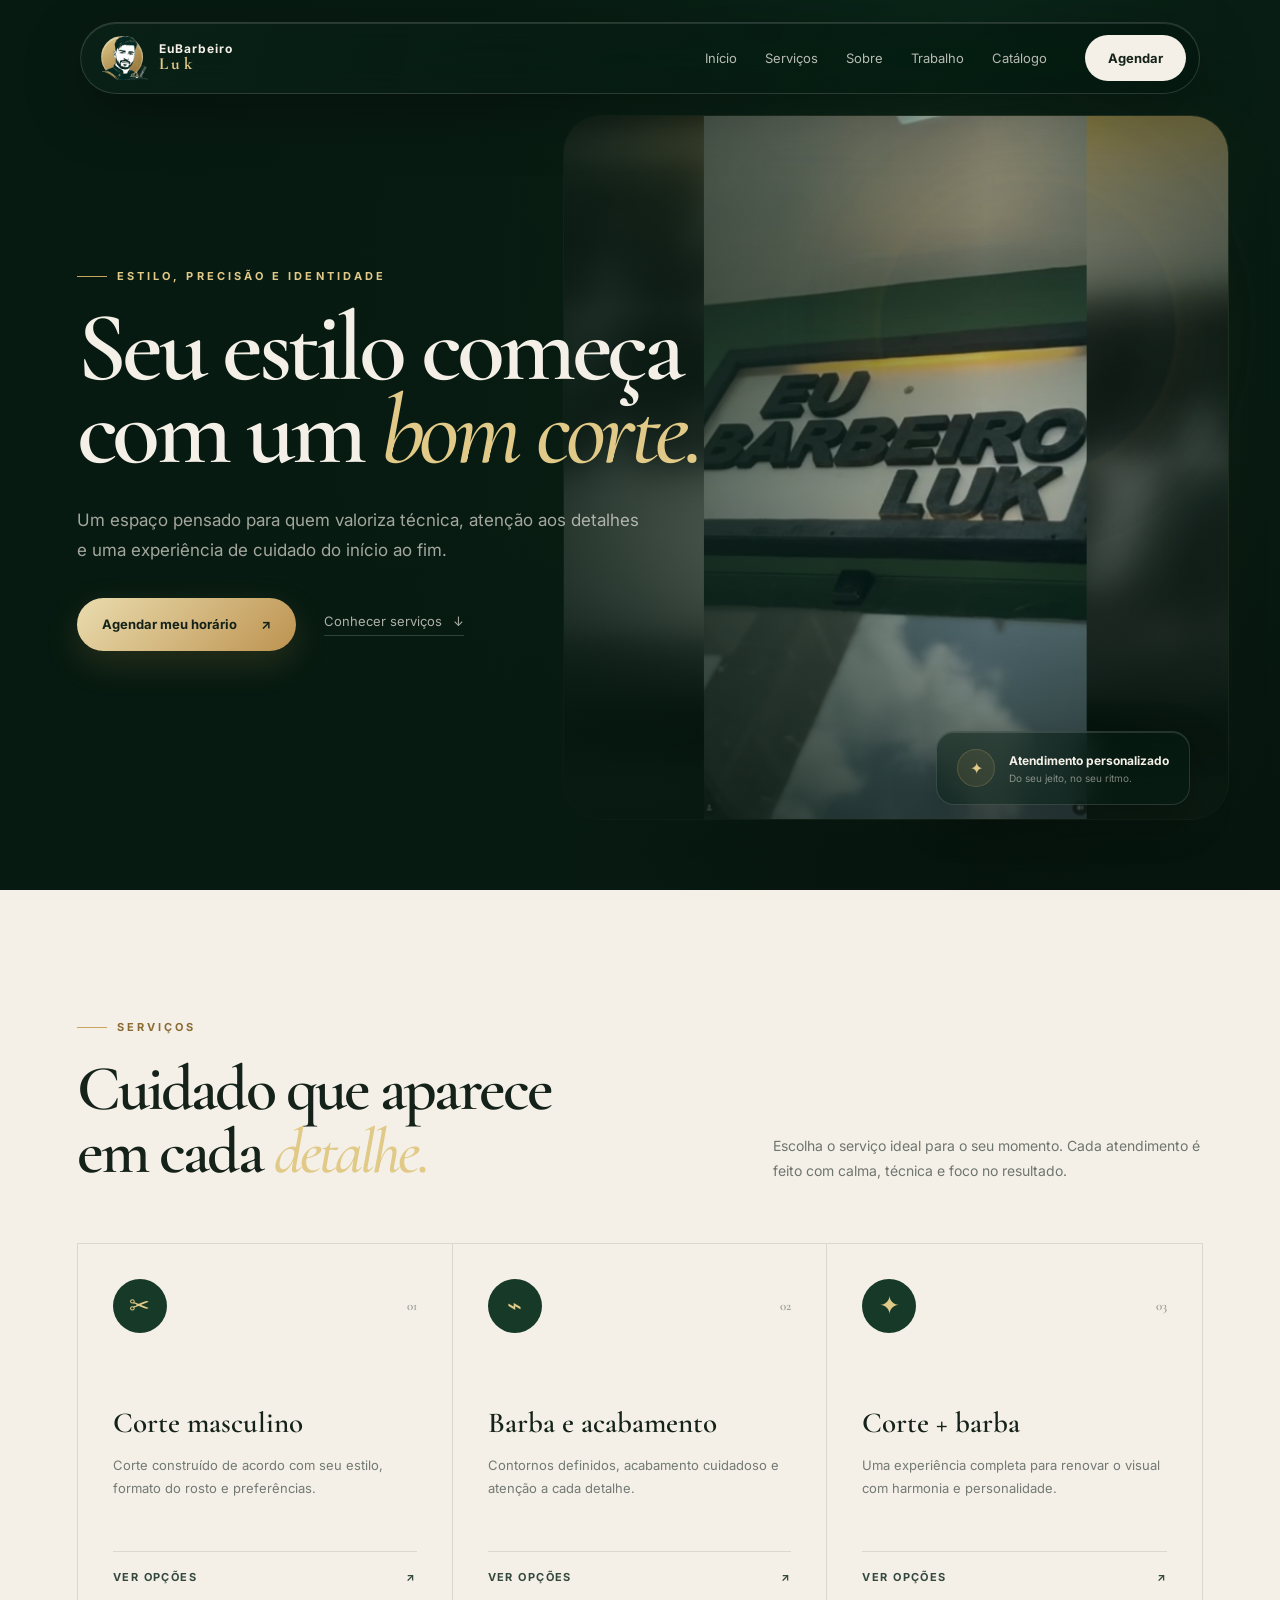
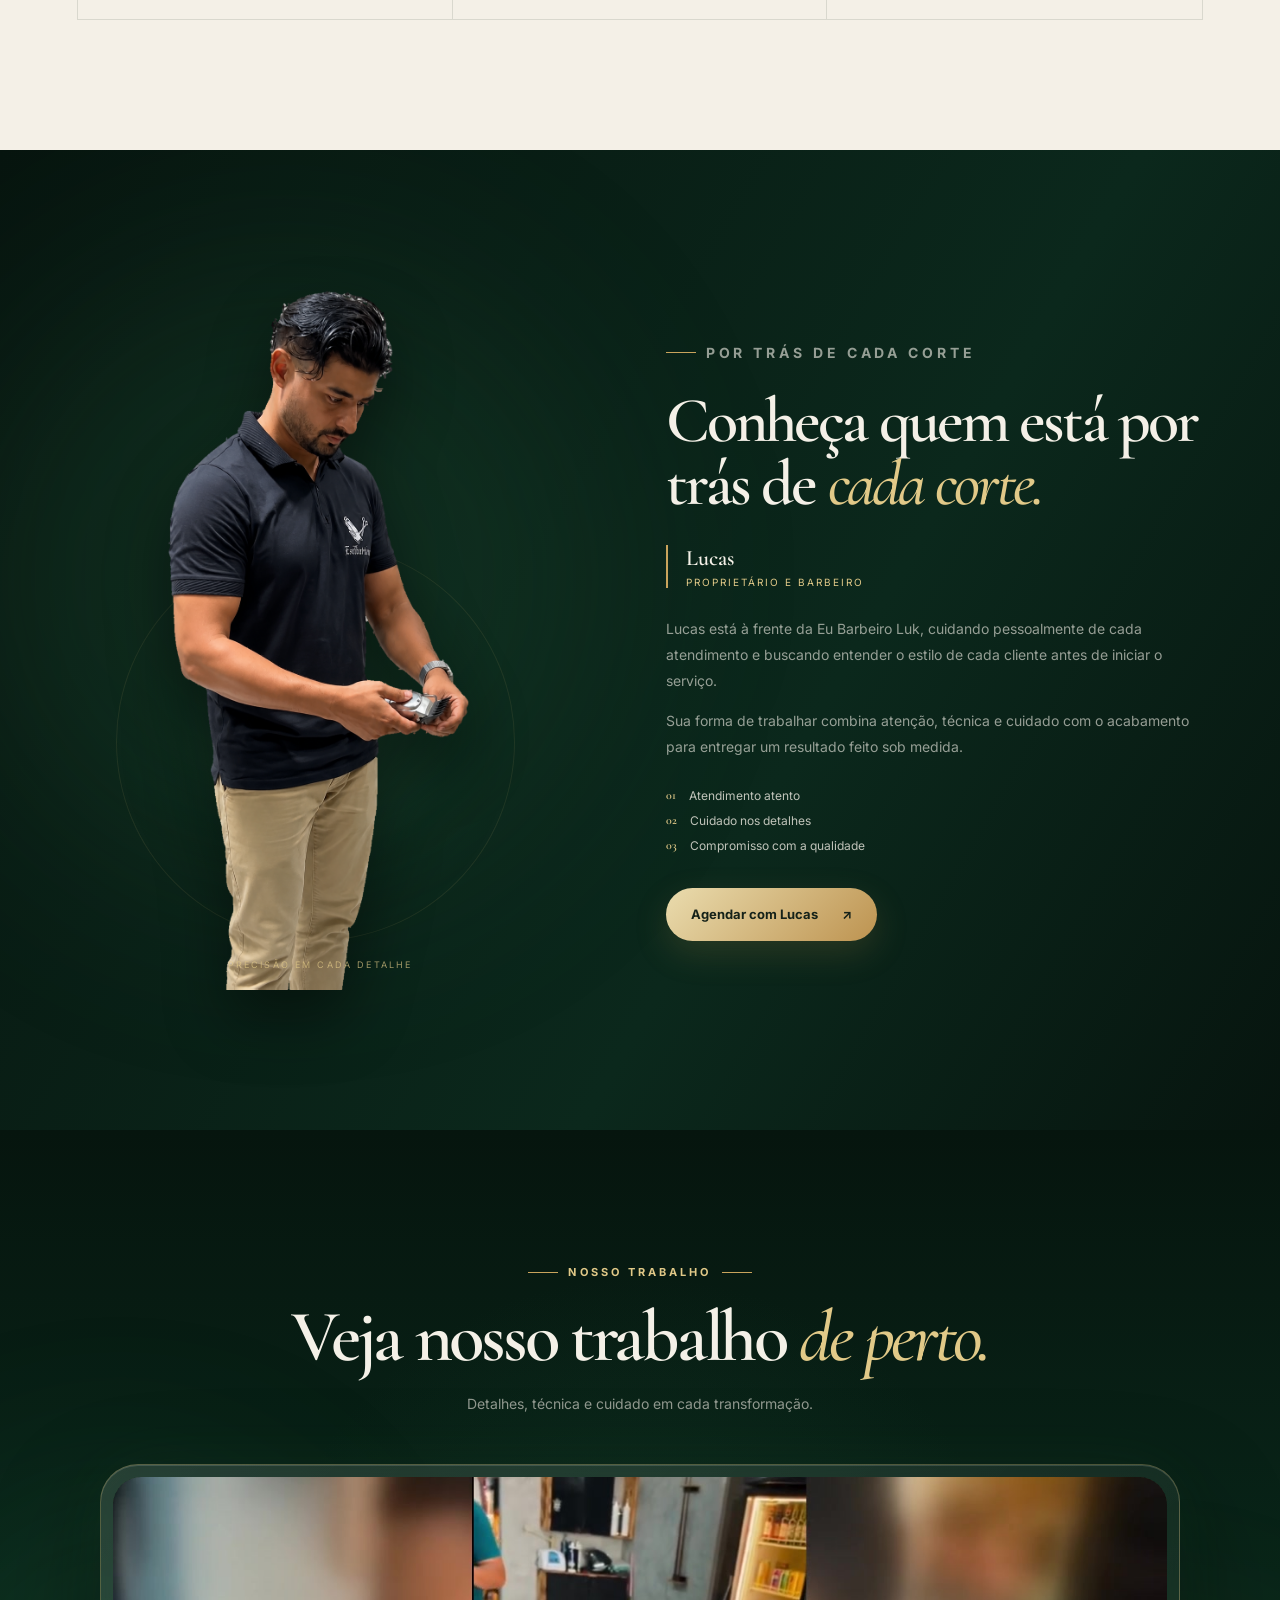
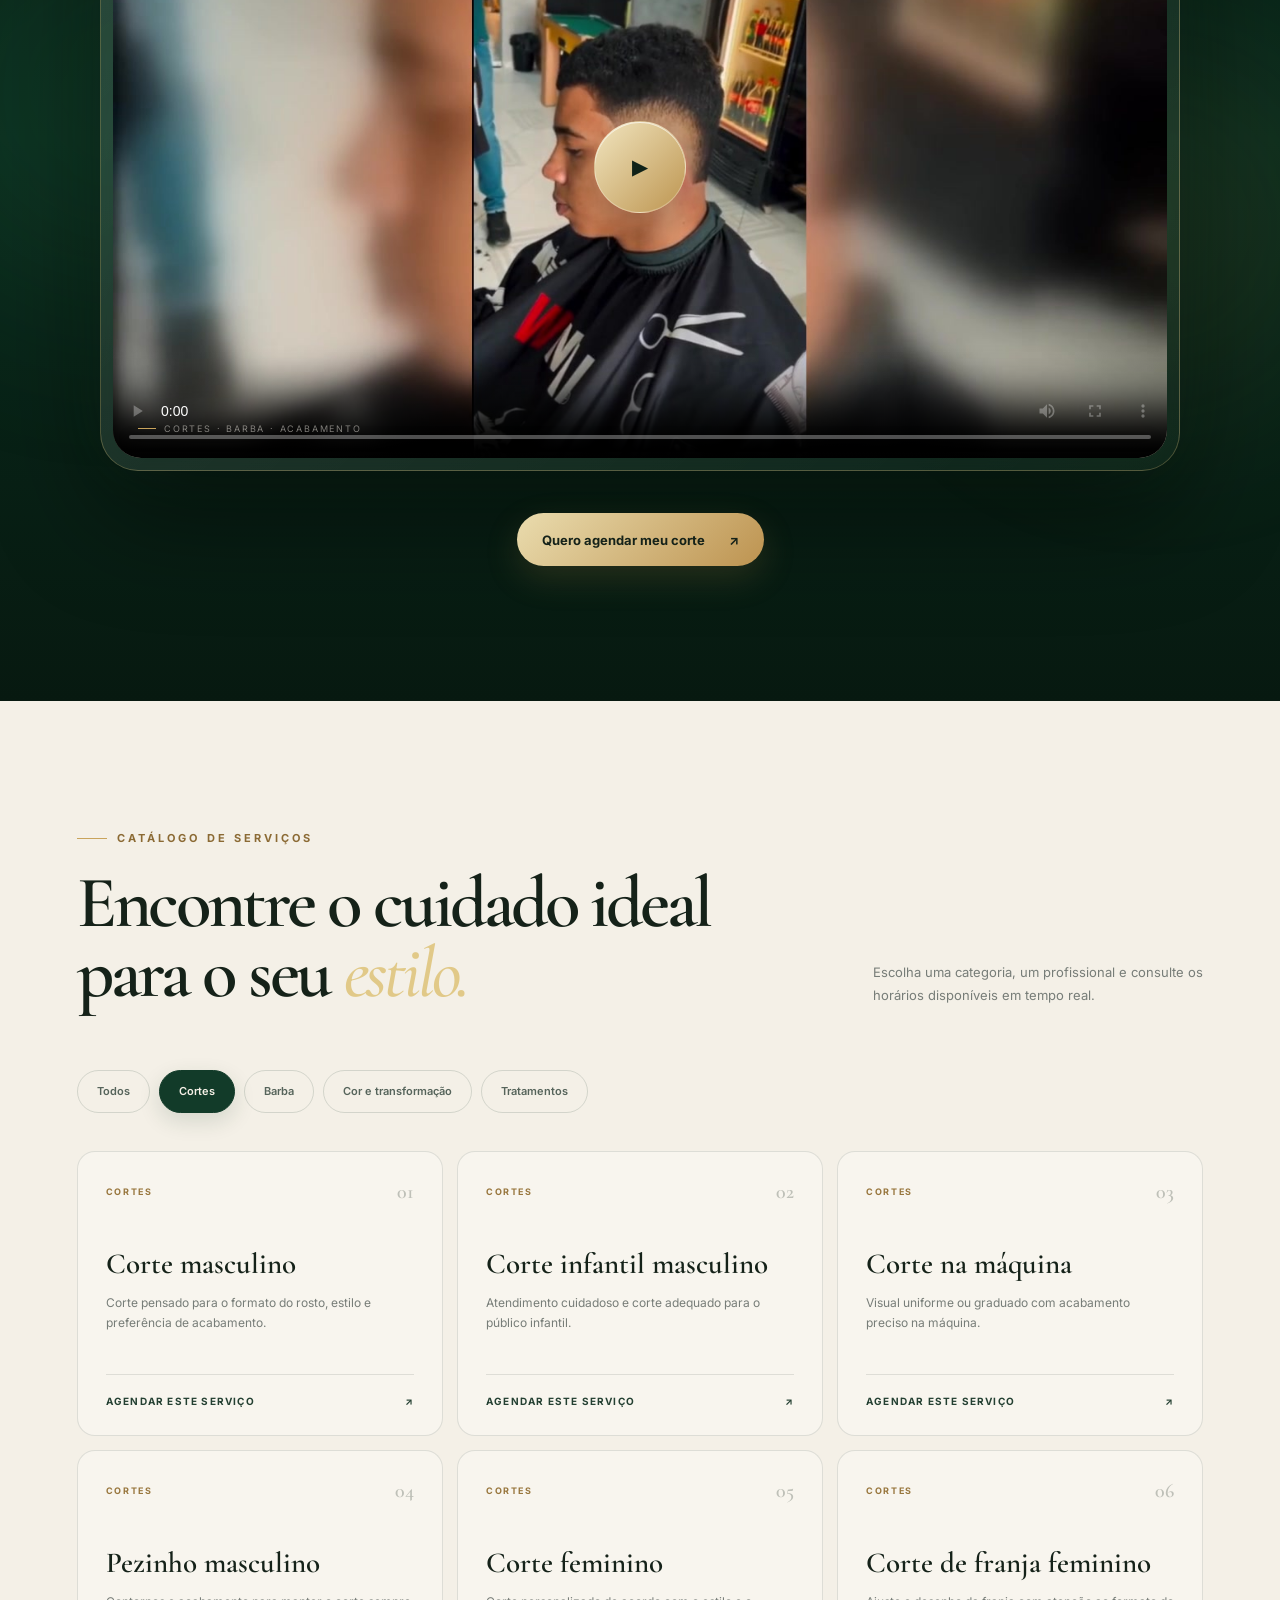
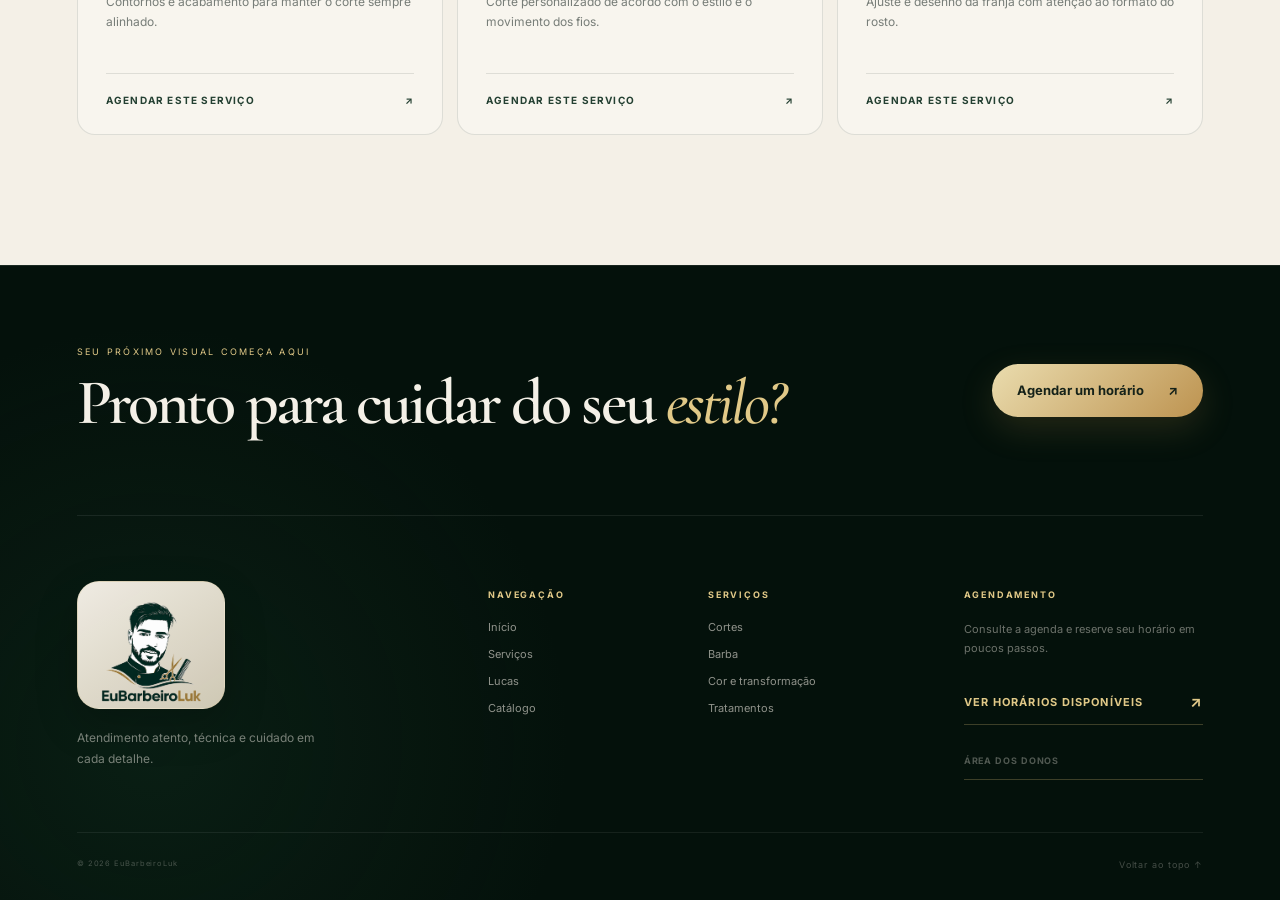
<file: index.html>
<!doctype html>
<html lang="pt-BR">
<head>
  <meta charset="utf-8">
  <meta name="viewport" content="width=device-width, initial-scale=1">
  <meta name="description" content="Eu Barbeiro Luk. Estilo, precisão e cuidado em cada detalhe.">
  <meta name="theme-color" content="#06130e">
  <title>Eu Barbeiro Luk</title>
  <link rel="icon" href="imagens/logo-marca.png">
  <link rel="preconnect" href="https://fonts.googleapis.com">
  <link rel="preconnect" href="https://fonts.gstatic.com" crossorigin>
  <link href="https://fonts.googleapis.com/css2?family=Cormorant+Garamond:wght@500;600;700&family=Inter:wght@400;600;700&display=swap" rel="stylesheet">
  <link rel="stylesheet" href="estilos.css?v=5">
  <script src="vendor/supabase.min.js" defer></script>
  <script src="scripts/config.js?v=3" defer></script>
  <script src="scripts/supabase-client.js?v=3" defer></script>
  <script src="script.js?v=3" defer></script>
</head>
<body>
  <header class="floating-header" id="cabecalho">
    <a class="brand" href="#inicio" aria-label="Eu Barbeiro Luk, início">
      <span class="brand-mark">
        <span class="brand-monogram" aria-hidden="true">L</span>
        <img src="imagens/logo-marca.png" alt="" class="brand-logo is-loaded">
      </span>
      <span class="brand-copy"><strong>EuBarbeiro</strong><small>Luk</small></span>
    </a>
    <nav class="nav" id="menu-principal" aria-label="Navegação principal">
      <a href="#inicio">Início</a>
      <a href="#servicos">Serviços</a>
      <a href="#proprietario">Sobre</a>
      <a href="#trabalho">Trabalho</a>
      <a href="#catalogo">Catálogo</a>
    </nav>
    <a class="header-cta" href="#catalogo">Agendar</a>
    <button class="menu-button" type="button" aria-label="Abrir menu" aria-expanded="false" aria-controls="menu-principal"><span></span><span></span></button>
  </header>

  <main>
    <section class="hero" id="inicio">
      <div class="hero-media" aria-label="Fachada da Eu Barbeiro Luk">
        <img src="imagens/fachada.jpg" alt="Fachada da barbearia Eu Barbeiro Luk" class="hero-photo is-loaded">
      </div>
      <div class="hero-wash"></div><div class="hero-orb hero-orb-one"></div><div class="hero-orb hero-orb-two"></div>
      <div class="hero-content reveal">
        <p class="eyebrow"><span></span> Estilo, precisão e identidade</p>
        <h1>Seu estilo começa<br>com um <em>bom corte.</em></h1>
        <p class="hero-description">Um espaço pensado para quem valoriza técnica, atenção aos detalhes e uma experiência de cuidado do início ao fim.</p>
        <div class="hero-actions">
          <a class="button button-primary" href="#catalogo">Agendar meu horário <span aria-hidden="true">↗</span></a>
          <a class="text-link" href="#servicos">Conhecer serviços <span aria-hidden="true">↓</span></a>
        </div>
      </div>
      <div class="hero-note glass-card" aria-label="Atendimento personalizado">
        <span class="note-mark" aria-hidden="true">✦</span><div><strong>Atendimento personalizado</strong><small>Do seu jeito, no seu ritmo.</small></div>
      </div>
    </section>

    <section class="section services" id="servicos">
      <div class="section-heading">
        <div><p class="eyebrow"><span></span> Serviços</p><h2>Cuidado que aparece<br>em cada <em>detalhe.</em></h2></div>
        <p>Escolha o serviço ideal para o seu momento. Cada atendimento é feito com calma, técnica e foco no resultado.</p>
      </div>
      <div class="service-grid">
        <article class="service-card"><div class="service-top"><span class="service-symbol" aria-hidden="true">✂</span><small>01</small></div><h3>Corte masculino</h3><p>Corte construído de acordo com seu estilo, formato do rosto e preferências.</p><a href="#catalogo">Ver opções <span aria-hidden="true">↗</span></a></article>
        <article class="service-card"><div class="service-top"><span class="service-symbol" aria-hidden="true">⌁</span><small>02</small></div><h3>Barba e acabamento</h3><p>Contornos definidos, acabamento cuidadoso e atenção a cada detalhe.</p><a href="#catalogo">Ver opções <span aria-hidden="true">↗</span></a></article>
        <article class="service-card"><div class="service-top"><span class="service-symbol" aria-hidden="true">✦</span><small>03</small></div><h3>Corte + barba</h3><p>Uma experiência completa para renovar o visual com harmonia e personalidade.</p><a href="#catalogo">Ver opções <span aria-hidden="true">↗</span></a></article>
      </div>
    </section>

    <section class="owner-section" id="proprietario">
      <div class="owner-glow"></div>
      <div class="owner-layout">
        <div class="owner-photo-wrap reveal">
          <img src="imagens/proprietario.png" alt="Lucas, proprietário e barbeiro da Eu Barbeiro Luk" loading="lazy" class="owner-photo is-loaded">
          <span class="owner-photo-caption">Precisão em cada detalhe</span>
        </div>
        <div class="owner-content reveal">
          <p class="eyebrow"><span></span> Por trás de cada corte</p>
          <h2>Conheça quem está por trás de <em>cada corte.</em></h2>
          <div class="owner-role"><span>Lucas</span><small>Proprietário e barbeiro</small></div>
          <!-- EDITE A APRESENTAÇÃO PROFISSIONAL NOS PARÁGRAFOS ABAIXO. -->
          <p>Lucas está à frente da Eu Barbeiro Luk, cuidando pessoalmente de cada atendimento e buscando entender o estilo de cada cliente antes de iniciar o serviço.</p>
          <p>Sua forma de trabalhar combina atenção, técnica e cuidado com o acabamento para entregar um resultado feito sob medida.</p>
          <div class="owner-values"><span><b>01</b> Atendimento atento</span><span><b>02</b> Cuidado nos detalhes</span><span><b>03</b> Compromisso com a qualidade</span></div>
          <a class="button button-primary" href="#catalogo">Agendar com Lucas <span aria-hidden="true">↗</span></a>
        </div>
      </div>
    </section>

    <section class="video-section" id="trabalho">
      <div class="video-aura video-aura-one"></div><div class="video-aura video-aura-two"></div>
      <div class="video-heading reveal">
        <p class="eyebrow centered"><span></span> Nosso trabalho <span></span></p>
        <h2>Veja nosso trabalho <em>de perto.</em></h2>
        <p>Detalhes, técnica e cuidado em cada transformação.</p>
      </div>
      <div class="video-frame reveal">
        <div class="video-placeholder" aria-hidden="true"><span class="video-placeholder-mark">L</span><strong>VÍDEO DEMONSTRATIVO</strong><small>videos/demonstracao-cortes.mp4</small></div>
        <video class="showcase-video is-ready" src="videos/demonstracao-cortes.mp4" poster="imagens/capa-video.jpg" preload="metadata" playsinline controls aria-label="Demonstração de cortes, acabamento e barba">Seu navegador não oferece suporte à reprodução de vídeo.</video>
        <button class="custom-play" type="button" aria-label="Reproduzir vídeo demonstrativo"><span aria-hidden="true">▶</span></button>
        <div class="video-corner-label"><span></span> cortes · barba · acabamento</div>
      </div>
      <a class="button button-primary video-cta" href="#catalogo">Quero agendar meu corte <span aria-hidden="true">↗</span></a>
    </section>

    <section class="catalogue section" id="catalogo">
      <div class="catalogue-heading">
        <div><p class="eyebrow"><span></span> Catálogo de serviços</p><h2>Encontre o cuidado ideal para o seu <em>estilo.</em></h2></div>
        <p>Escolha uma categoria, um profissional e consulte os horários disponíveis em tempo real.</p>
      </div>
      <div class="catalogue-filters" role="group" aria-label="Filtrar serviços por categoria">
        <button type="button" data-category="Todos" aria-pressed="false">Todos</button>
        <button type="button" data-category="Cortes" class="is-active" aria-pressed="true">Cortes</button>
        <button type="button" data-category="Barba" aria-pressed="false">Barba</button>
        <button type="button" data-category="Cor e transformação" aria-pressed="false">Cor e transformação</button>
        <button type="button" data-category="Tratamentos" aria-pressed="false">Tratamentos</button>
      </div>
      <div class="catalogue-grid" aria-live="polite"></div>
    </section>
  </main>

  <footer>
    <div class="footer-cta">
      <div><span>Seu próximo visual começa aqui</span><h2>Pronto para cuidar do seu <em>estilo?</em></h2></div>
      <a class="button button-primary" href="#catalogo">Agendar um horário <span aria-hidden="true">↗</span></a>
    </div>
    <div class="footer-main">
      <div class="footer-intro"><a class="footer-brand" href="#inicio" aria-label="EuBarbeiroLuk, voltar ao início"><img src="imagens/logo.png" alt="EuBarbeiroLuk" loading="lazy"></a><p>Atendimento atento, técnica e cuidado em cada detalhe.</p></div>
      <div class="footer-column"><span>Navegação</span><a href="#inicio">Início</a><a href="#servicos">Serviços</a><a href="#proprietario">Lucas</a><a href="#catalogo">Catálogo</a></div>
      <div class="footer-column"><span>Serviços</span><a href="#catalogo">Cortes</a><a href="#catalogo">Barba</a><a href="#catalogo">Cor e transformação</a><a href="#catalogo">Tratamentos</a></div>
      <div class="footer-column footer-contact"><span>Agendamento</span><p>Consulte a agenda e reserve seu horário em poucos passos.</p><a href="#catalogo">Ver horários disponíveis <b aria-hidden="true">↗</b></a><a class="owner-access" href="/admin/login">Área dos donos</a></div>
    </div>
    <div class="footer-bottom"><small>© <span id="ano-atual"></span> EuBarbeiroLuk</small><a href="#inicio">Voltar ao topo ↑</a></div>
  </footer>

  <div class="barber-modal-backdrop" id="booking-modal-backdrop" hidden>
    <div class="barber-modal booking-modal" role="dialog" aria-modal="true" aria-labelledby="booking-modal-title" aria-describedby="booking-modal-description">
      <button class="barber-modal-close" type="button" aria-label="Fechar agendamento">×</button>

      <section class="booking-step" data-booking-step="barber">
        <p class="eyebrow centered"><span></span> Escolha o profissional <span></span></p>
        <h2 id="booking-modal-title">Quem vai cuidar do seu <em>estilo?</em></h2>
        <p id="booking-modal-description" class="barber-modal-service">Serviço escolhido: <strong id="servico-escolhido"></strong></p>
        <div class="barber-grid" id="barber-grid" aria-live="polite"></div>
        <div class="barber-modal-footer">
          <button type="button" class="barber-back-button" data-action="close-booking">Voltar ao catálogo</button>
          <span class="barber-selection-hint">Selecione um profissional para continuar</span>
          <button class="button button-primary barber-continue" type="button" data-action="show-details" hidden>Continuar <span aria-hidden="true">↗</span></button>
        </div>
      </section>

      <section class="booking-step" data-booking-step="details" hidden>
        <p class="eyebrow centered"><span></span> Escolha o horário <span></span></p>
        <h2>Reserve seu <em>momento.</em></h2>
        <p class="booking-summary" id="booking-summary"></p>
        <form class="booking-form" id="booking-form">
          <label class="field-label" for="customer-name">Seu nome</label>
          <input class="glass-input" id="customer-name" name="customerName" type="text" minlength="2" maxlength="100" autocomplete="name" required placeholder="Como podemos chamar você?">

          <label class="field-label" for="customer-phone">WhatsApp <span>opcional</span></label>
          <input class="glass-input" id="customer-phone" name="customerPhone" type="tel" maxlength="24" autocomplete="tel" placeholder="Seu número para contato">

          <label class="field-label" for="appointment-date">Data</label>
          <input class="glass-input" id="appointment-date" name="appointmentDate" type="date" required>

          <div class="time-section">
            <div class="time-section-heading"><span>Horários livres</span><small id="time-helper">Escolha uma data</small></div>
            <div class="time-grid" id="time-grid" aria-live="polite"></div>
          </div>

          <div class="booking-message" id="booking-message" role="status" aria-live="polite"></div>
          <div class="booking-form-actions">
            <button type="button" class="barber-back-button" data-action="show-barbers">Voltar aos profissionais</button>
            <button type="submit" class="button button-primary" id="confirm-booking" disabled>Confirmar agendamento <span aria-hidden="true">↗</span></button>
          </div>
        </form>
      </section>

      <section class="booking-step booking-success" data-booking-step="success" hidden>
        <span class="success-mark" aria-hidden="true">✓</span>
        <p class="eyebrow centered"><span></span> Pedido enviado <span></span></p>
        <h2>Agendamento <em>recebido.</em></h2>
        <p id="booking-success-copy"></p>
        <div class="success-status"><span></span><strong>Status: Pendente</strong></div>
        <button class="button button-primary" type="button" data-action="close-booking">Concluir</button>
      </section>
    </div>
  </div>

  <div class="site-toast" id="site-toast" role="status" aria-live="polite" hidden></div>
</body>
</html>
</file>
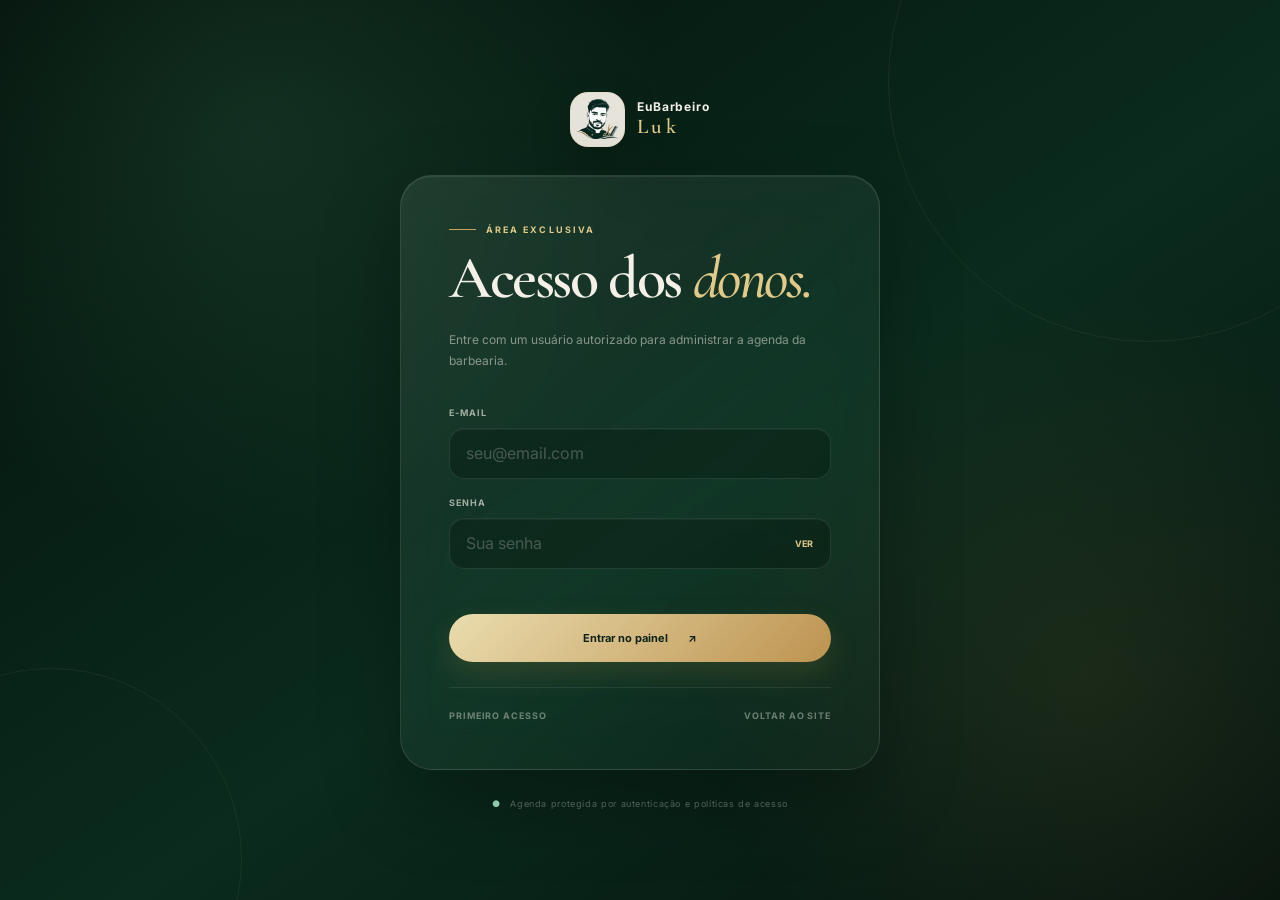
<file: admin/login.html>
<!doctype html>
<html lang="pt-BR">
<head>
  <meta charset="utf-8">
  <meta name="viewport" content="width=device-width, initial-scale=1">
  <meta name="theme-color" content="#06130e">
  <meta name="robots" content="noindex,nofollow">
  <title>Área dos donos | Eu Barbeiro Luk</title>
  <link rel="icon" href="/imagens/logo-marca.png">
  <link rel="preconnect" href="https://fonts.googleapis.com">
  <link rel="preconnect" href="https://fonts.gstatic.com" crossorigin>
  <link href="https://fonts.googleapis.com/css2?family=Cormorant+Garamond:wght@500;600;700&family=Inter:wght@400;600;700&display=swap" rel="stylesheet">
  <link rel="stylesheet" href="/admin/admin.css?v=4">
  <script src="/vendor/supabase.min.js" defer></script>
  <script src="/scripts/config.js?v=4" defer></script>
  <script src="/scripts/supabase-client.js?v=4" defer></script>
  <script src="/admin/auth.js?v=4" defer></script>
</head>
<body class="auth-page" data-auth-mode="login">
  <main class="auth-layout">
    <a class="auth-brand" href="/" aria-label="Voltar ao site Eu Barbeiro Luk">
      <span><img src="/imagens/logo-marca.png" alt=""></span>
      <strong>EuBarbeiro<em>Luk</em></strong>
    </a>

    <section class="auth-card liquid-panel" aria-labelledby="auth-title">
      <p class="admin-eyebrow"><span></span> Área exclusiva</p>
      <h1 id="auth-title">Acesso dos <em>donos.</em></h1>
      <p class="auth-intro">Entre com um usuário autorizado para administrar a agenda da barbearia.</p>
      <form class="auth-form" id="login-form">
        <label for="login-email">E-mail</label>
        <input id="login-email" name="email" type="email" autocomplete="username" required placeholder="seu@email.com">
        <label for="login-password">Senha</label>
        <div class="password-field">
          <input id="login-password" name="password" type="password" minlength="6" autocomplete="current-password" required placeholder="Sua senha">
          <button type="button" data-toggle-password aria-label="Mostrar senha">Ver</button>
        </div>
        <div class="auth-message" id="auth-message" role="status" aria-live="polite"></div>
        <button class="admin-button admin-button-primary" type="submit">Entrar no painel <span>↗</span></button>
      </form>
      <div class="auth-footer"><a href="/admin/primeiro-acesso">Primeiro acesso</a><a href="/">Voltar ao site</a></div>
    </section>
    <p class="auth-security"><span>●</span> Agenda protegida por autenticação e políticas de acesso</p>
  </main>
</body>
</html>
</file>
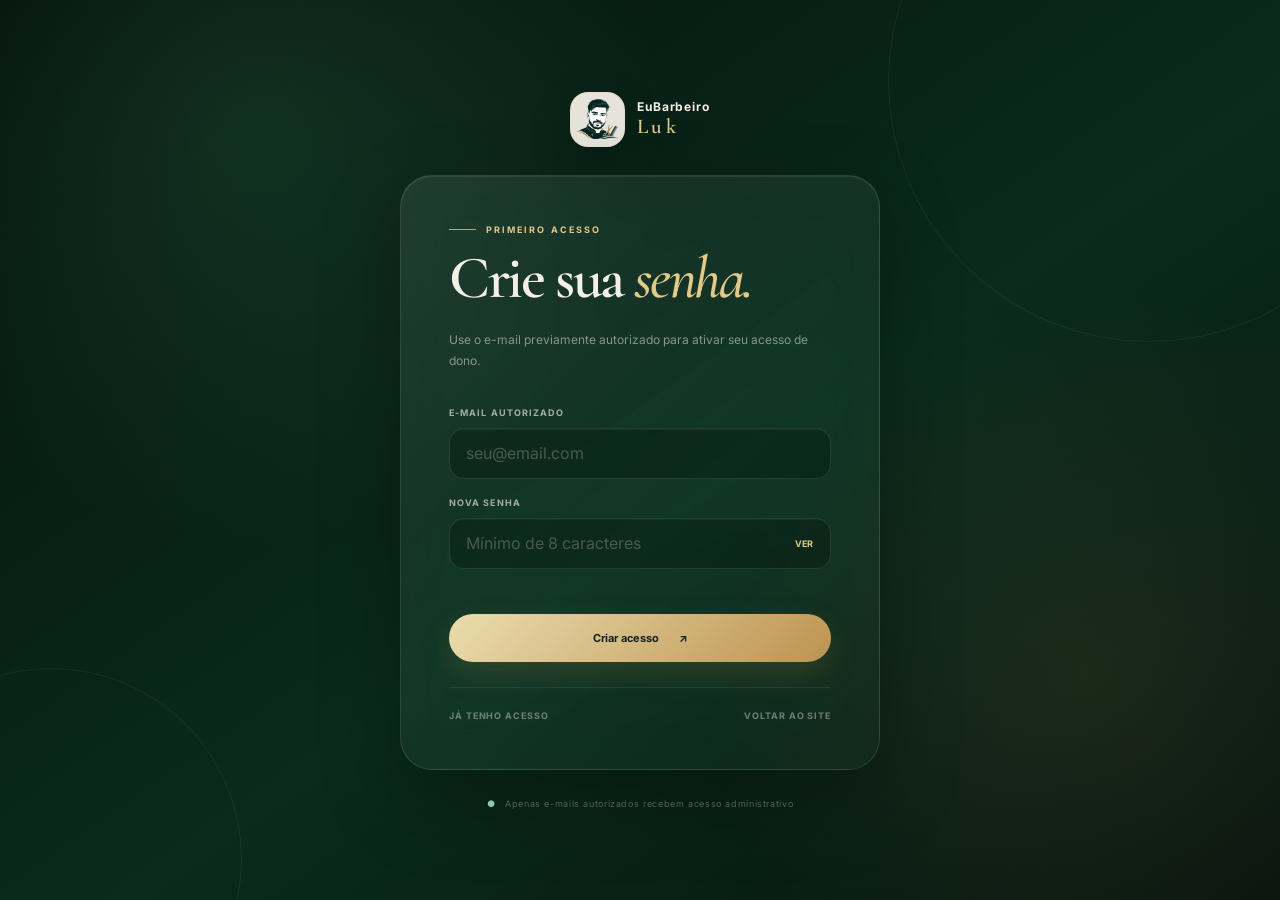
<file: admin/primeiro-acesso.html>
<!doctype html>
<html lang="pt-BR">
<head>
  <meta charset="utf-8">
  <meta name="viewport" content="width=device-width, initial-scale=1">
  <meta name="theme-color" content="#06130e">
  <meta name="robots" content="noindex,nofollow">
  <title>Primeiro acesso | Eu Barbeiro Luk</title>
  <link rel="icon" href="/imagens/logo-marca.png">
  <link rel="preconnect" href="https://fonts.googleapis.com">
  <link rel="preconnect" href="https://fonts.gstatic.com" crossorigin>
  <link href="https://fonts.googleapis.com/css2?family=Cormorant+Garamond:wght@500;600;700&family=Inter:wght@400;600;700&display=swap" rel="stylesheet">
  <link rel="stylesheet" href="/admin/admin.css?v=4">
  <script src="/vendor/supabase.min.js" defer></script>
  <script src="/scripts/config.js?v=4" defer></script>
  <script src="/scripts/supabase-client.js?v=4" defer></script>
  <script src="/admin/auth.js?v=4" defer></script>
</head>
<body class="auth-page" data-auth-mode="register">
  <main class="auth-layout">
    <a class="auth-brand" href="/" aria-label="Voltar ao site Eu Barbeiro Luk">
      <span><img src="/imagens/logo-marca.png" alt=""></span>
      <strong>EuBarbeiro<em>Luk</em></strong>
    </a>
    <section class="auth-card liquid-panel" aria-labelledby="auth-title">
      <p class="admin-eyebrow"><span></span> Primeiro acesso</p>
      <h1 id="auth-title">Crie sua <em>senha.</em></h1>
      <p class="auth-intro">Use o e-mail previamente autorizado para ativar seu acesso de dono.</p>
      <form class="auth-form" id="register-form">
        <label for="register-email">E-mail autorizado</label>
        <input id="register-email" name="email" type="email" autocomplete="username" required placeholder="seu@email.com">
        <label for="register-password">Nova senha</label>
        <div class="password-field">
          <input id="register-password" name="password" type="password" minlength="8" autocomplete="new-password" required placeholder="Mínimo de 8 caracteres">
          <button type="button" data-toggle-password aria-label="Mostrar senha">Ver</button>
        </div>
        <div class="auth-message" id="auth-message" role="status" aria-live="polite"></div>
        <button class="admin-button admin-button-primary" type="submit">Criar acesso <span>↗</span></button>
      </form>
      <div class="auth-footer"><a href="/admin/login">Já tenho acesso</a><a href="/">Voltar ao site</a></div>
    </section>
    <p class="auth-security"><span>●</span> Apenas e-mails autorizados recebem acesso administrativo</p>
  </main>
</body>
</html>
</file>
<file: estilos.css>
:root { --font-inter:"Inter",Arial,sans-serif; --font-cormorant:"Cormorant Garamond",Georgia,serif; --ink:#06130e; --forest:#0b2419; --cream:#f4f0e7; --gold:#c9a45c; --gold-light:#e1c988; --line:rgba(205,177,112,.22); }
*,*::before,*::after { box-sizing:border-box; }
[hidden],.barber-modal-backdrop[hidden],.barber-continue[hidden],.barber-selection-hint[hidden],.custom-play[hidden] { display:none!important; }
html { width:100%; max-width:100%; scroll-behavior:smooth; overflow-x:hidden; overflow-x:clip; }
body { width:100%; max-width:100%; margin:0; background:var(--ink); color:var(--cream); font-family:var(--font-inter),Arial,sans-serif; overflow-x:hidden; overflow-x:clip; }
main,section,footer { width:100%; max-width:100%; }
img,video,svg,canvas { max-width:100%; }
a { color:inherit; text-decoration:none; }
button,a { -webkit-tap-highlight-color:transparent; }
button:focus-visible,a:focus-visible,video:focus-visible { outline:2px solid var(--gold-light); outline-offset:4px; }

.floating-header { position:fixed; top:22px; left:50%; z-index:50; transform:translateX(-50%); width:min(1120px,calc(100% - 32px)); min-height:72px; display:flex; align-items:center; gap:38px; padding:10px 13px 10px 20px; border:1px solid rgba(255,255,255,.14); border-radius:999px; background:linear-gradient(105deg,rgba(12,35,25,.72),rgba(4,18,12,.54)); box-shadow:0 18px 60px rgba(0,0,0,.28),inset 0 1px 0 rgba(255,255,255,.12); backdrop-filter:blur(20px) saturate(130%); transition:min-height .55s cubic-bezier(.22,.8,.26,1),width .55s cubic-bezier(.22,.8,.26,1),top .55s,background .55s; }
.floating-header.is-compact { top:12px; width:min(820px,calc(100% - 28px)); min-height:58px; background:linear-gradient(105deg,rgba(12,35,25,.77),rgba(4,18,12,.64)); }
.brand { display:flex; align-items:center; gap:10px; flex-shrink:0; }
.brand-mark { position:relative; width:48px; height:44px; display:block; flex-shrink:0; }
.brand-logo,.brand-monogram { position:absolute; inset:0; width:48px; height:44px; }
.brand-logo { z-index:2; object-fit:contain; opacity:0; transition:opacity .25s; }
.brand-logo.is-loaded { opacity:1; }
.brand-monogram { display:grid; place-items:center; width:42px; height:42px; border-radius:50%; background:linear-gradient(145deg,var(--gold-light),#8d6a2e); color:#102117; border:1px solid rgba(255,255,255,.28); font:700 24px/1 var(--font-cormorant),serif; box-shadow:inset 0 1px 1px rgba(255,255,255,.4); }
.brand-copy { display:flex; flex-direction:column; line-height:1; letter-spacing:.06em; }
.brand-copy strong { font-size:12px; }
.brand-copy small { color:var(--gold-light); font:700 17px/1.05 var(--font-cormorant),serif; letter-spacing:.2em; }
.nav { display:flex; align-items:center; justify-content:center; gap:28px; margin-left:auto; }
.nav a { color:rgba(244,240,231,.75); font-size:13px; transition:color .25s; }
.nav a:hover { color:var(--gold-light); }
.header-cta { display:inline-flex; align-items:center; justify-content:center; min-height:46px; padding:0 23px; border-radius:999px; background:var(--cream); color:#142219; font-size:13px; font-weight:700; transition:transform .25s,box-shadow .25s; }
.header-cta:hover { transform:translateY(-2px); box-shadow:0 8px 24px rgba(225,201,136,.18); }
.menu-button { display:none; }

.hero { min-height:890px; position:relative; display:flex; align-items:center; padding:150px max(6vw,28px) 120px; isolation:isolate; overflow:hidden; background:radial-gradient(circle at 75% 44%,rgba(91,128,91,.25),transparent 28%),linear-gradient(115deg,#071a11 0%,#0b2b1c 55%,#07150f 100%); }
.hero-media { position:absolute; z-index:-3; top:115px; right:4%; bottom:70px; width:52%; overflow:hidden; border:1px solid rgba(225,201,136,.22); border-radius:38px; background:#0a2016; box-shadow:0 34px 90px rgba(0,0,0,.42),0 0 50px rgba(201,164,92,.08),inset 0 1px rgba(255,255,255,.12); }
.hero-media::after { content:""; position:absolute; inset:0; pointer-events:none; background:linear-gradient(130deg,rgba(255,255,255,.08),transparent 24%,transparent 72%,rgba(201,164,92,.07)); }
.hero-photo { position:absolute; inset:0; width:100%; height:100%; object-fit:cover; object-position:center; filter:saturate(.82) contrast(1.04); opacity:0; transition:opacity .45s,transform .6s cubic-bezier(.2,.75,.28,1); }
.hero-photo.is-loaded { opacity:1; }
.hero-media:hover .hero-photo { transform:scale(1.025); }
.hero-wash { position:absolute; inset:0; z-index:-2; background:linear-gradient(90deg,#071a11 0%,rgba(7,26,17,.92) 37%,rgba(7,26,17,.28) 77%,rgba(7,26,17,.58) 100%),linear-gradient(0deg,rgba(4,14,9,.7),transparent 45%); }
.hero-orb { position:absolute; border-radius:50%; filter:blur(2px); z-index:-1; pointer-events:none; }
.hero-orb-one { width:300px; height:300px; border:1px solid rgba(207,174,98,.17); right:8%; top:20%; box-shadow:0 0 100px rgba(197,164,89,.08); }
.hero-orb-two { width:470px; height:470px; border:1px solid rgba(255,255,255,.06); right:2%; top:10%; }
.hero-content { width:min(720px,67vw); position:relative; z-index:2; }
.eyebrow { display:flex; align-items:center; gap:10px; margin:0 0 24px; color:var(--gold-light); font-size:11px; text-transform:uppercase; letter-spacing:.28em; font-weight:700; }
.eyebrow span { width:30px; height:1px; background:var(--gold); }
h1,h2 { margin:0; font-family:var(--font-cormorant),Georgia,serif; font-weight:600; letter-spacing:-.045em; }
h1 { font-size:clamp(64px,7.7vw,116px); line-height:.84; }
h1 em,h2 em { color:var(--gold-light); font-weight:500; }
.hero-description { max-width:570px; margin:32px 0; color:rgba(244,240,231,.66); font-size:17px; line-height:1.8; }
.hero-actions { display:flex; align-items:center; gap:28px; }
.button { min-height:53px; display:inline-flex; align-items:center; justify-content:center; gap:24px; padding:0 25px; border-radius:999px; font-size:13px; font-weight:700; transition:transform .25s,box-shadow .25s,background .25s; }
.button-primary { color:#152219; background:linear-gradient(135deg,#eadcae,#bd9350); box-shadow:0 12px 34px rgba(182,143,71,.18); }
.button-primary:hover { transform:translateY(-3px); box-shadow:0 16px 42px rgba(182,143,71,.28); }
.text-link { display:inline-flex; align-items:center; gap:11px; color:rgba(244,240,231,.7); font-size:13px; border-bottom:1px solid rgba(244,240,231,.18); padding-bottom:6px; }
.hero-note { position:absolute; right:7%; bottom:85px; display:flex; align-items:center; gap:14px; padding:17px 20px; }
.glass-card { border:1px solid rgba(255,255,255,.13); background:rgba(7,29,19,.54); backdrop-filter:blur(16px); border-radius:18px; box-shadow:0 15px 45px rgba(0,0,0,.24),inset 0 1px rgba(255,255,255,.12); }
.note-mark { width:38px; height:38px; border-radius:50%; display:grid; place-items:center; color:var(--gold-light); background:rgba(196,158,85,.11); border:1px solid var(--line); }
.hero-note div { display:flex; flex-direction:column; gap:4px; }
.hero-note strong { font-size:12px; }
.hero-note small { color:rgba(244,240,231,.5); font-size:10px; }
.asset-hint { text-align:center; color:rgba(244,240,231,.58); }
.asset-hint span { display:block; font-size:10px; letter-spacing:.22em; color:var(--gold-light); }
.asset-hint small { font-size:10px; }
.hero-asset-hint { position:absolute; inset:0; z-index:2; display:grid; place-content:center; gap:7px; background:linear-gradient(145deg,#0d2c1f,#06160f); }

.section { padding:130px max(6vw,28px); }
.services { background:var(--cream); color:#152219; }
.section-heading { max-width:1220px; margin:0 auto 60px; display:flex; justify-content:space-between; align-items:end; gap:50px; }
.section-heading h2,.owner-content h2 { font-size:clamp(46px,5vw,72px); line-height:.98; }
.section-heading .eyebrow { color:#8b6a34; }
.section-heading>p { max-width:430px; margin:0; color:#6f756f; font-size:14px; line-height:1.8; }
.service-grid { max-width:1220px; margin:0 auto; display:grid; grid-template-columns:repeat(3,1fr); border:1px solid rgba(34,55,43,.13); }
.service-card { min-height:375px; padding:35px; border-right:1px solid rgba(34,55,43,.13); display:flex; flex-direction:column; transition:transform .35s,background .35s,box-shadow .35s; }
.service-card:last-child { border-right:0; }
.service-card:hover { transform:translateY(-8px); background:#faf7f0; box-shadow:0 18px 45px rgba(37,54,44,.09); }
.service-top { display:flex; align-items:center; justify-content:space-between; }
.service-top small { color:#9b9e99; font:600 13px var(--font-cormorant),serif; }
.service-symbol { width:54px; height:54px; display:grid; place-items:center; border-radius:50%; background:#173928; color:var(--gold-light); font:25px var(--font-cormorant),serif; }
.service-card h3 { margin:auto 0 14px; font:600 29px var(--font-cormorant),serif; }
.service-card p { min-height:72px; margin:0 0 25px; color:#737a74; font-size:13px; line-height:1.75; }
.service-card a { display:flex; align-items:center; justify-content:space-between; padding-top:18px; border-top:1px solid rgba(34,55,43,.12); color:#34483d; font-size:11px; font-weight:700; text-transform:uppercase; letter-spacing:.13em; }

.owner-section { position:relative; overflow:hidden; padding:140px max(6vw,28px); background:linear-gradient(120deg,#07150f,#0b281c 62%,#07150f); }
.owner-glow { position:absolute; width:620px; height:620px; left:-2%; top:12%; border-radius:50%; background:rgba(46,107,73,.19); filter:blur(100px); }
.owner-layout { max-width:1220px; margin:auto; display:grid; grid-template-columns:.95fr 1.05fr; gap:clamp(60px,8vw,125px); align-items:center; position:relative; }
.owner-photo-wrap { min-height:700px; position:relative; display:flex; align-items:flex-end; justify-content:center; transition:transform .4s cubic-bezier(.2,.75,.28,1); }
.owner-photo-wrap::before { content:""; position:absolute; width:82%; aspect-ratio:1; left:8%; bottom:7%; border-radius:50%; background:radial-gradient(circle,rgba(59,116,80,.25),rgba(16,55,36,.08) 48%,transparent 70%); border:1px solid rgba(218,186,114,.1); }
.owner-photo-wrap:hover { transform:translateY(-10px); }
.owner-photo { z-index:2; display:block; width:100%; height:700px; object-fit:contain; object-position:center bottom; opacity:0; transform:scale(1.04); transform-origin:center bottom; filter:drop-shadow(0 28px 30px rgba(0,0,0,.44)); transition:opacity .4s,transform .4s; }
.owner-photo-wrap:hover .owner-photo { transform:scale(1.06); }
.owner-photo.is-loaded { opacity:1; }
.owner-photo-caption { position:absolute; z-index:3; left:50%; bottom:20px; transform:translateX(-50%); white-space:nowrap; color:rgba(225,201,136,.7); font-size:9px; text-transform:uppercase; letter-spacing:.24em; }
.owner-content h2 { max-width:600px; margin-bottom:30px; }
.owner-role { display:flex; flex-direction:column; gap:5px; padding-left:18px; margin-bottom:28px; border-left:2px solid var(--gold); }
.owner-role span { font:600 22px var(--font-cormorant),serif; }
.owner-role small { color:var(--gold-light); font-size:10px; text-transform:uppercase; letter-spacing:.2em; }
.owner-content>p { color:rgba(244,240,231,.6); font-size:14px; line-height:1.85; }
.owner-values { margin:28px 0 35px; display:grid; gap:10px; }
.owner-values span { display:flex; align-items:center; gap:13px; color:rgba(244,240,231,.78); font-size:12px; }
.owner-values b { color:var(--gold-light); font:600 12px var(--font-cormorant),serif; }

.video-section { position:relative; overflow:hidden; padding:135px max(6vw,28px); text-align:center; background:radial-gradient(circle at 50% 45%,rgba(34,92,62,.23),transparent 42%),linear-gradient(180deg,#06150e,#0a2b1d 52%,#071910); }
.video-aura { position:absolute; border-radius:50%; filter:blur(90px); pointer-events:none; }
.video-aura-one { width:420px; height:420px; left:-7%; top:30%; background:rgba(47,128,83,.13); }
.video-aura-two { width:360px; height:360px; right:-4%; top:44%; background:rgba(200,160,81,.08); }
.video-heading { position:relative; z-index:1; max-width:850px; margin:0 auto 52px; }
.eyebrow.centered { justify-content:center; }
.video-heading h2,.catalogue-heading h2 { font-size:clamp(48px,5.7vw,82px); line-height:.95; }
.video-heading>p:last-child { margin:22px 0 0; color:rgba(244,240,231,.58); font-size:14px; }
.video-frame { position:relative; z-index:1; width:min(1080px,100%); aspect-ratio:16/9; margin:0 auto; padding:12px; border:1px solid rgba(221,191,122,.3); border-radius:38px; background:linear-gradient(135deg,rgba(255,255,255,.12),rgba(255,255,255,.025)); box-shadow:0 45px 110px rgba(0,0,0,.48),0 0 70px rgba(83,157,105,.09),inset 0 1px 0 rgba(255,255,255,.14); backdrop-filter:blur(18px); }
.video-placeholder,.showcase-video { position:absolute; inset:12px; width:calc(100% - 24px); height:calc(100% - 24px); border-radius:28px; }
.video-placeholder { display:grid; place-content:center; gap:11px; background:radial-gradient(circle at center,rgba(47,102,70,.2),transparent 34%),linear-gradient(135deg,#0d2c1f,#06160f); border:1px dashed rgba(220,190,119,.19); }
.video-placeholder-mark { width:70px; height:70px; display:grid; place-items:center; margin:0 auto 5px; border:1px solid var(--line); border-radius:50%; color:var(--gold-light); font:600 40px var(--font-cormorant),serif; }
.video-placeholder strong { color:rgba(244,240,231,.67); font-size:10px; letter-spacing:.24em; }
.video-placeholder small { color:rgba(244,240,231,.35); font-size:10px; }
.showcase-video { z-index:2; object-fit:cover; background:#07140e; opacity:0; transition:opacity .35s; }
.showcase-video.is-ready { opacity:1; }
.custom-play { position:absolute; z-index:4; left:50%; top:50%; transform:translate(-50%,-50%); width:92px; height:92px; display:grid; place-items:center; padding-left:5px; border:1px solid rgba(255,255,255,.28); border-radius:50%; color:#102218; background:linear-gradient(135deg,#f1e5bf,#bd9550); box-shadow:0 18px 50px rgba(0,0,0,.38),inset 0 1px rgba(255,255,255,.65); cursor:pointer; transition:transform .28s,box-shadow .28s; }
.custom-play:hover { transform:translate(-50%,-50%) scale(1.08); box-shadow:0 22px 58px rgba(0,0,0,.46),0 0 34px rgba(215,183,106,.18); }
.custom-play span { font-size:21px; }
.video-corner-label { position:absolute; z-index:4; left:37px; bottom:36px; display:flex; align-items:center; gap:8px; color:rgba(244,240,231,.5); font-size:9px; text-transform:uppercase; letter-spacing:.2em; pointer-events:none; }
.video-corner-label span { width:18px; height:1px; background:var(--gold); }
.video-cta { margin-top:42px; position:relative; z-index:1; }

.catalogue { background:var(--cream); color:#152219; }
.catalogue-heading { max-width:1220px; margin:0 auto 62px; display:flex; align-items:end; justify-content:space-between; gap:50px; }
.catalogue-heading>div { max-width:700px; }
.catalogue-heading .eyebrow { color:#8b6a34; }
.catalogue-heading>p { max-width:330px; margin:0; color:#777d78; font-size:13px; line-height:1.8; }
.catalogue-filters { max-width:1220px; margin:0 auto 38px; display:flex; flex-wrap:wrap; gap:9px; }
.catalogue-filters button { min-height:43px; padding:0 19px; border:1px solid rgba(25,57,40,.15); border-radius:999px; background:transparent; color:#56645b; font:600 11px var(--font-inter),sans-serif; cursor:pointer; transition:color .25s,background .25s,border-color .25s,transform .25s; }
.catalogue-filters button:hover { transform:translateY(-2px); border-color:rgba(25,57,40,.35); color:#163a27; }
.catalogue-filters button.is-active { background:#123b29; border-color:#123b29; color:#f5f0e6; box-shadow:0 8px 22px rgba(21,55,38,.14); }
.catalogue-grid { max-width:1220px; margin:auto; display:grid; grid-template-columns:repeat(3,1fr); gap:14px; }
.catalogue-card { min-height:285px; display:flex; flex-direction:column; padding:28px; border:1px solid rgba(31,55,42,.12); border-radius:18px; background:#f8f5ee; transition:transform .35s,box-shadow .35s; }
.catalogue-card:hover { transform:translateY(-8px); box-shadow:0 22px 50px rgba(34,53,43,.1); }
.catalogue-card-top { display:flex; align-items:center; justify-content:space-between; }
.catalogue-card-top small { color:#98763d; font-size:9px; letter-spacing:.18em; font-weight:700; text-transform:uppercase; }
.catalogue-card-top span { color:rgba(21,34,25,.25); font:600 20px var(--font-cormorant),serif; }
.catalogue-card h3 { margin:42px 0 12px; font:600 29px var(--font-cormorant),serif; }
.catalogue-card p { margin:0 0 26px; color:#777d78; font-size:12px; line-height:1.7; }
.catalogue-card-action { width:100%; display:flex; justify-content:space-between; align-items:center; margin-top:auto; padding:20px 0 0; border:0; border-top:1px solid rgba(34,55,43,.12); color:#244032; background:transparent; font:700 10px var(--font-inter),sans-serif; text-transform:uppercase; letter-spacing:.12em; cursor:pointer; transition:color .25s; }
.catalogue-card-action:hover { color:#9a7337; }

.barber-modal-backdrop { position:fixed; z-index:100; inset:0; display:none; place-items:center; padding:24px; background:rgba(2,12,8,.72); backdrop-filter:blur(14px); animation:modalFade .3s both; }
.barber-modal-backdrop.is-open { display:grid; }
.barber-modal { position:relative; width:min(760px,100%); max-height:calc(100vh - 48px); overflow:auto; padding:48px; border:1px solid rgba(225,201,136,.26); border-radius:34px; color:var(--cream); background:radial-gradient(circle at 50% 0,rgba(65,126,88,.2),transparent 38%),linear-gradient(145deg,rgba(12,43,29,.96),rgba(4,18,12,.96)); box-shadow:0 40px 110px rgba(0,0,0,.58),inset 0 1px rgba(255,255,255,.13); animation:modalRise .42s cubic-bezier(.2,.75,.28,1) both; scrollbar-width:thin; scrollbar-color:rgba(225,201,136,.35) transparent; }
.barber-modal-close { position:absolute; top:18px; right:18px; width:42px; height:42px; display:grid; place-items:center; border:1px solid rgba(255,255,255,.13); border-radius:50%; color:rgba(244,240,231,.7); background:rgba(255,255,255,.06); font-size:24px; cursor:pointer; transition:color .25s,background .25s,transform .25s; }
.barber-modal-close:hover { color:var(--cream); background:rgba(255,255,255,.11); transform:rotate(4deg); }
.barber-modal .eyebrow { margin-bottom:18px; }
.barber-modal h2 { max-width:560px; margin:0 auto; text-align:center; font-size:clamp(42px,5vw,62px); line-height:.96; }
.barber-modal-service { margin:20px 0 30px; color:rgba(244,240,231,.55); text-align:center; font-size:12px; }
.barber-modal-service strong { color:var(--gold-light); }
.barber-grid { display:grid; grid-template-columns:repeat(2,1fr); gap:12px; }
.barber-card { min-height:105px; display:flex; align-items:center; gap:15px; padding:16px; border:1px solid rgba(255,255,255,.11); border-radius:20px; color:var(--cream); text-align:left; background:linear-gradient(135deg,rgba(255,255,255,.095),rgba(255,255,255,.035)); box-shadow:inset 0 1px rgba(255,255,255,.08); cursor:pointer; transition:transform .28s,border-color .28s,background .28s,box-shadow .28s; }
.barber-card:not(:disabled):hover { transform:translateY(-4px); border-color:rgba(225,201,136,.32); background:linear-gradient(135deg,rgba(255,255,255,.13),rgba(201,164,92,.055)); }
.barber-card.is-selected { border-color:rgba(225,201,136,.72); background:linear-gradient(135deg,rgba(201,164,92,.18),rgba(255,255,255,.055)); box-shadow:0 14px 35px rgba(0,0,0,.18),inset 0 1px rgba(255,255,255,.12); }
.barber-card:disabled { color:rgba(244,240,231,.32); cursor:not-allowed; opacity:.62; }
.barber-avatar { flex:0 0 auto; width:52px; height:52px; display:grid; place-items:center; border:1px solid rgba(225,201,136,.22); border-radius:50%; color:var(--gold-light); background:rgba(201,164,92,.09); font:600 24px var(--font-cormorant),serif; }
.barber-card:disabled .barber-avatar { color:rgba(244,240,231,.25); border-color:rgba(255,255,255,.08); background:rgba(255,255,255,.035); }
.barber-card-copy { min-width:0; display:flex; flex:1; flex-direction:column; gap:5px; }
.barber-card-copy strong { font:600 22px var(--font-cormorant),serif; }
.barber-card-copy small { color:rgba(244,240,231,.44); font-size:9px; text-transform:uppercase; letter-spacing:.1em; }
.barber-card-status { flex:0 0 auto; color:var(--gold-light); font-size:15px; }
.barber-card:disabled .barber-card-status { color:rgba(244,240,231,.2); }
.barber-modal-footer { min-height:63px; display:flex; align-items:center; justify-content:space-between; gap:22px; margin-top:28px; padding-top:25px; border-top:1px solid rgba(255,255,255,.09); }
.barber-back-button { padding:8px 0; border:0; color:rgba(244,240,231,.48); background:transparent; font:600 10px var(--font-inter),sans-serif; text-transform:uppercase; letter-spacing:.12em; cursor:pointer; }
.barber-back-button:hover { color:var(--cream); }
.barber-continue { width:auto; }
.barber-selection-hint { max-width:280px; color:rgba(244,240,231,.38); font-size:10px; line-height:1.5; text-align:right; }
.booking-modal { width:min(820px,100%); }
.booking-step { animation:modalRise .35s cubic-bezier(.2,.75,.28,1) both; }
.booking-summary { margin:18px auto 30px; color:rgba(244,240,231,.58); font-size:12px; line-height:1.6; text-align:center; }
.booking-form { display:grid; grid-template-columns:1fr 1fr; gap:10px 14px; }
.field-label { margin:8px 0 0; color:rgba(244,240,231,.72); font-size:10px; font-weight:700; text-transform:uppercase; letter-spacing:.12em; }
.field-label:nth-of-type(1) { grid-column:1; }
.field-label:nth-of-type(2) { grid-column:2; grid-row:1; }
.field-label:nth-of-type(3) { grid-column:1/-1; }
.field-label span { color:rgba(244,240,231,.34); font-weight:400; }
.glass-input { width:100%; min-height:53px; padding:0 16px; border:1px solid rgba(255,255,255,.12); border-radius:16px; color:var(--cream); background:linear-gradient(135deg,rgba(255,255,255,.08),rgba(255,255,255,.035)); box-shadow:inset 0 1px rgba(255,255,255,.06); font:500 13px var(--font-inter),sans-serif; color-scheme:dark; transition:border-color .25s,background .25s,box-shadow .25s; }
.glass-input:nth-of-type(1) { grid-column:1; }
.glass-input:nth-of-type(2) { grid-column:2; }
.glass-input:nth-of-type(3) { grid-column:1/-1; }
.glass-input::placeholder { color:rgba(244,240,231,.3); }
.glass-input:focus { outline:0; border-color:rgba(225,201,136,.6); background:rgba(255,255,255,.095); box-shadow:0 0 0 3px rgba(201,164,92,.08),inset 0 1px rgba(255,255,255,.08); }
.time-section { grid-column:1/-1; margin-top:12px; }
.time-section-heading { display:flex; align-items:center; justify-content:space-between; margin-bottom:12px; }
.time-section-heading span { color:var(--gold-light); font:600 20px var(--font-cormorant),serif; }
.time-section-heading small { color:rgba(244,240,231,.38); font-size:9px; text-transform:uppercase; letter-spacing:.12em; }
.time-grid { min-height:76px; display:grid; grid-template-columns:repeat(6,1fr); gap:8px; padding:14px; border:1px solid rgba(255,255,255,.09); border-radius:19px; background:rgba(1,11,7,.2); }
.time-option { min-height:42px; border:1px solid rgba(255,255,255,.1); border-radius:12px; color:rgba(244,240,231,.72); background:rgba(255,255,255,.045); font:600 11px var(--font-inter),sans-serif; cursor:pointer; transition:transform .22s,border-color .22s,background .22s,color .22s; }
.time-option:hover { transform:translateY(-2px); border-color:rgba(225,201,136,.38); color:var(--cream); }
.time-option.is-selected { border-color:var(--gold-light); color:#102218; background:linear-gradient(135deg,#eadcae,#bd9350); box-shadow:0 8px 22px rgba(190,148,75,.2); }
.time-loading,.time-empty { grid-column:1/-1; align-self:center; color:rgba(244,240,231,.4); font-size:11px; text-align:center; }
.booking-message { grid-column:1/-1; min-height:20px; margin-top:4px; color:rgba(244,240,231,.5); font-size:11px; line-height:1.5; }
.booking-message[data-kind="error"] { color:#f0a49a; }
.booking-message[data-kind="info"] { color:var(--gold-light); }
.booking-form-actions { grid-column:1/-1; display:flex; align-items:center; justify-content:space-between; gap:20px; margin-top:4px; padding-top:22px; border-top:1px solid rgba(255,255,255,.09); }
.booking-form-actions .button { width:auto; border:0; cursor:pointer; }
.button:disabled { cursor:not-allowed; opacity:.38; transform:none; box-shadow:none; }
.button.is-loading { pointer-events:none; }
.booking-success { padding:30px 0 14px; text-align:center; }
.success-mark { width:74px; height:74px; display:grid; place-items:center; margin:0 auto 25px; border:1px solid rgba(225,201,136,.46); border-radius:50%; color:var(--gold-light); background:rgba(201,164,92,.1); font:600 32px var(--font-cormorant),serif; box-shadow:0 18px 50px rgba(0,0,0,.2),inset 0 1px rgba(255,255,255,.1); }
.booking-success>p:not(.eyebrow) { max-width:520px; margin:22px auto; color:rgba(244,240,231,.58); font-size:13px; line-height:1.8; }
.success-status { display:flex; align-items:center; justify-content:center; gap:10px; margin:24px 0 30px; color:var(--gold-light); font-size:10px; letter-spacing:.13em; text-transform:uppercase; }
.success-status span { width:8px; height:8px; border-radius:50%; background:var(--gold-light); box-shadow:0 0 15px rgba(225,201,136,.5); }
.booking-success .button { border:0; margin:auto; cursor:pointer; }
.owner-access { margin-top:4px; color:rgba(244,240,231,.32)!important; font-size:9px!important; text-transform:uppercase; letter-spacing:.12em; }
.site-toast { position:fixed; z-index:160; right:22px; bottom:22px; width:min(390px,calc(100% - 44px)); padding:16px 18px; border:1px solid rgba(225,201,136,.3); border-radius:16px; color:var(--cream); background:rgba(7,31,20,.9); box-shadow:0 20px 55px rgba(0,0,0,.38),inset 0 1px rgba(255,255,255,.1); backdrop-filter:blur(18px); font-size:12px; line-height:1.5; animation:modalRise .3s both; }
.site-toast[data-kind="error"] { border-color:rgba(229,129,115,.35); }
@keyframes modalFade { from { opacity:0; } to { opacity:1; } }
@keyframes modalRise { from { opacity:0; transform:translateY(20px) scale(.98); } to { opacity:1; transform:translateY(0) scale(1); } }

footer { padding:0 max(6vw,28px) 30px; border-top:1px solid rgba(255,255,255,.08); background:radial-gradient(circle at 12% 75%,rgba(30,77,51,.22),transparent 34%),#04110b; }
.footer-cta { max-width:1220px; margin:auto; min-height:250px; display:flex; align-items:center; justify-content:space-between; gap:55px; border-bottom:1px solid rgba(255,255,255,.08); }
.footer-cta>div>span { display:block; margin-bottom:16px; color:var(--gold-light); font-size:9px; text-transform:uppercase; letter-spacing:.25em; }
.footer-cta h2 { max-width:720px; font-size:clamp(43px,5vw,70px); line-height:.95; }
.footer-cta .button { flex-shrink:0; }
.footer-main { max-width:1220px; margin:auto; display:grid; grid-template-columns:1.45fr .65fr .8fr 1fr; gap:clamp(30px,5vw,75px); padding:65px 0 52px; }
.footer-intro p { max-width:260px; margin:18px 0 0; color:rgba(244,240,231,.48); font-size:12px; line-height:1.75; }
.footer-brand { width:148px; height:128px; display:grid; place-items:center; padding:7px; border:1px solid rgba(222,194,126,.18); border-radius:22px; background:linear-gradient(145deg,rgba(244,240,231,.98),rgba(224,215,194,.92)); box-shadow:0 16px 42px rgba(0,0,0,.22); }
.footer-brand img { width:100%; height:100%; object-fit:contain; }
.footer-column { display:flex; flex-direction:column; align-items:flex-start; gap:13px; padding-top:8px; }
.footer-column>span { margin-bottom:7px; color:var(--gold-light); font-size:9px; font-weight:700; text-transform:uppercase; letter-spacing:.2em; }
.footer-column>a { color:rgba(244,240,231,.58); font-size:11px; transition:color .25s,transform .25s; }
.footer-column>a:hover { color:var(--cream); transform:translateX(3px); }
.footer-contact p { margin:0 0 9px; color:rgba(244,240,231,.44); font-size:11px; line-height:1.7; }
.footer-contact>a { display:flex; align-items:center; justify-content:space-between; width:100%; padding:13px 0; border-bottom:1px solid rgba(222,194,126,.26); color:var(--gold-light); font-weight:700; text-transform:uppercase; letter-spacing:.1em; }
.footer-contact b { font-size:15px; }
.footer-bottom { max-width:1220px; margin:auto; display:flex; justify-content:space-between; padding-top:26px; border-top:1px solid rgba(255,255,255,.07); color:rgba(244,240,231,.27); font-size:9px; letter-spacing:.1em; }
.footer-bottom a { transition:color .25s; }
.footer-bottom a:hover { color:var(--gold-light); }

.floating-header>*,.section-heading>*,.catalogue-heading>*,.owner-layout>*,.footer-cta>*,.footer-main>* { min-width:0; }

.reveal { animation:revealUp .9s both cubic-bezier(.2,.7,.2,1); }
@keyframes revealUp { from { opacity:0; transform:translateY(30px); } to { opacity:1; transform:translateY(0); } }
@media (prefers-reduced-motion:reduce) { *,*::before,*::after { scroll-behavior:auto!important; animation-duration:.01ms!important; transition-duration:.01ms!important; } }

@media (max-width:900px) {
  .floating-header,.floating-header.is-compact { width:calc(100% - 24px); max-width:calc(100% - 24px); }
  .floating-header { min-height:62px; padding:8px 10px 8px 14px; gap:12px; }
  .brand { min-width:0; }
  .brand-copy { display:flex; min-width:0; }
  .header-cta { display:none; }
  .nav { position:absolute; left:0; right:0; top:calc(100% + 10px); width:auto; max-width:100%; display:none; flex-direction:column; align-items:stretch; gap:0; padding:12px; border:1px solid rgba(255,255,255,.13); border-radius:24px; background:rgba(6,25,16,.92); backdrop-filter:blur(18px); box-shadow:0 20px 50px rgba(0,0,0,.3); }
  .nav.is-open { display:flex; }
  .nav a { padding:13px 16px; }
  .menu-button { margin-left:auto; width:44px; height:44px; border:0; border-radius:50%; background:rgba(255,255,255,.09); display:grid; place-content:center; gap:6px; }
  .menu-button span { display:block; width:18px; height:1px; background:var(--cream); }
  .hero { min-height:820px; padding-top:125px; align-items:flex-end; }
  .hero-media { top:90px; right:18px; bottom:18px; width:calc(100% - 36px); border-radius:30px; }
  .hero-photo { opacity:0; }
  .hero-photo.is-loaded { opacity:.62; }
  .hero-wash { background:linear-gradient(0deg,#071a11 9%,rgba(7,26,17,.44) 68%,rgba(7,26,17,.72)); }
  .hero-content { width:100%; }
  .hero-note { display:none; }
  .section-heading { align-items:start; flex-direction:column; }
  .service-grid { grid-template-columns:1fr; }
  .service-card { min-height:310px; border-right:0; border-bottom:1px solid rgba(34,55,43,.13); }
  .service-card:last-child { border-bottom:0; }
  .owner-layout { grid-template-columns:1fr; gap:58px; }
  .owner-photo-wrap { order:0; min-height:620px; }
  .owner-photo { height:620px; }
  .owner-content { order:1; }
  .catalogue-heading { align-items:start; flex-direction:column; }
  .catalogue-grid { grid-template-columns:repeat(2,minmax(0,1fr)); }
  .footer-cta { min-height:0; align-items:flex-start; flex-direction:column; gap:30px; padding:55px 0; }
  .footer-cta>div { width:100%; }
  .footer-main { grid-template-columns:repeat(2,minmax(0,1fr)); }
  .footer-contact { grid-column:auto; }
  .footer-bottom { flex-wrap:wrap; gap:16px; }
}

@media (max-width:560px) {
  .floating-header,.floating-header.is-compact { width:calc(100% - 20px); max-width:calc(100% - 20px); }
  .floating-header { padding:7px 8px 7px 10px; gap:8px; }
  .brand { gap:8px; }
  .brand-mark,.brand-logo,.brand-monogram { width:44px; height:40px; }
  .brand-monogram { width:38px; height:38px; font-size:21px; }
  .brand-copy { flex:0 1 auto; letter-spacing:.04em; }
  .brand-copy strong { font-size:10px; font-weight:700; white-space:nowrap; }
  .brand-copy small { font-size:15px; letter-spacing:.16em; white-space:nowrap; }
  .menu-button { flex:0 0 40px; width:40px; height:40px; }
  .hero { min-height:760px; padding-inline:22px; padding-bottom:70px; }
  h1 { font-size:57px; }
  .hero-description { font-size:14px; line-height:1.7; }
  .hero-actions { align-items:flex-start; flex-direction:column; gap:20px; }
  .button { width:100%; }
  .section,.owner-section,.video-section { padding:95px 20px; }
  .section-heading h2,.owner-content h2 { font-size:45px; }
  .service-card { padding:28px; }
  .owner-photo-wrap { width:100%; min-height:530px; }
  .owner-photo { width:100%; height:530px; }
  .owner-photo-caption { bottom:5px; }
  .video-frame { padding:7px; border-radius:22px; }
  .video-placeholder,.showcase-video { inset:7px; width:calc(100% - 14px); height:calc(100% - 14px); border-radius:16px; }
  .video-placeholder strong { font-size:8px; }
  .video-placeholder small { display:none; }
  .video-placeholder-mark { width:48px; height:48px; font-size:27px; }
  .custom-play { width:65px; height:65px; }
  .custom-play span { font-size:16px; }
  .video-corner-label { display:none; }
  .video-heading h2,.catalogue-heading h2 { font-size:48px; }
  .catalogue-filters { flex-wrap:nowrap; overflow-x:auto; padding-bottom:8px; scrollbar-width:none; }
  .catalogue-filters::-webkit-scrollbar { display:none; }
  .catalogue-filters button { flex:0 0 auto; }
  .catalogue-grid { grid-template-columns:minmax(0,1fr); }
  .catalogue-card { min-height:265px; }
  .barber-modal-backdrop { padding:12px; }
  .barber-modal { max-height:calc(100vh - 24px); padding:42px 18px 22px; border-radius:26px; }
  .barber-modal-close { top:12px; right:12px; width:38px; height:38px; }
  .barber-modal h2 { padding:0 22px; font-size:39px; }
  .barber-modal-service { margin-bottom:22px; }
  .barber-grid { gap:8px; }
  .barber-card { min-height:112px; align-items:flex-start; flex-direction:column; gap:8px; padding:13px; border-radius:17px; }
  .barber-avatar { width:39px; height:39px; font-size:19px; }
  .barber-card-copy strong { font-size:19px; }
  .barber-card-copy small { font-size:7px; line-height:1.35; }
  .barber-card-status { position:absolute; opacity:0; }
  .barber-modal-footer { align-items:stretch; flex-direction:column; gap:12px; }
  .barber-modal-footer .barber-back-button { align-self:flex-start; }
  .barber-selection-hint { max-width:none; text-align:left; }
  .booking-form { grid-template-columns:1fr; }
  .field-label,.field-label:nth-of-type(1),.field-label:nth-of-type(2),.field-label:nth-of-type(3),.glass-input:nth-of-type(1),.glass-input:nth-of-type(2),.glass-input:nth-of-type(3) { grid-column:1; grid-row:auto; }
  .time-grid { grid-template-columns:repeat(4,1fr); padding:10px; }
  .booking-form-actions { align-items:stretch; flex-direction:column-reverse; }
  .booking-form-actions .button { width:100%; }
  .booking-success { padding-top:16px; }
  footer { padding:0 20px 26px; }
  .footer-cta { gap:28px; padding:54px 0; }
  .footer-cta h2 { max-width:100%; font-size:clamp(42px,13.5vw,52px); }
  .footer-cta .button { width:100%; max-width:100%; }
  .footer-main { grid-template-columns:repeat(2,minmax(0,1fr)); gap:34px 20px; padding:48px 0 42px; }
  .footer-intro,.footer-contact { grid-column:1/-1; }
  .footer-brand { width:124px; height:106px; }
  .footer-column,.footer-contact { max-width:100%; }
  .footer-column>a,.footer-contact>a { max-width:100%; overflow-wrap:anywhere; }
  .footer-bottom { align-items:flex-start; flex-direction:column; gap:12px; }
}

@media (max-width:360px) {
  .section,.owner-section,.video-section { padding-inline:16px; }
  footer { padding-inline:16px; }
  .footer-main { grid-template-columns:minmax(0,1fr); }
  .footer-intro,.footer-contact { grid-column:auto; }
}
</file>
<file: admin/admin.css>
:root { --font-inter:"Inter",Arial,sans-serif; --font-cormorant:"Cormorant Garamond",Georgia,serif; --ink:#06130e; --forest:#0b2419; --forest-light:#123a29; --cream:#f4f0e7; --gold:#c9a45c; --gold-light:#e1c988; --muted:rgba(244,240,231,.52); --line:rgba(225,201,136,.16); --danger:#e58a7d; --success:#8dccaa; }
* { box-sizing:border-box; }
[hidden] { display:none!important; }
html { min-height:100%; color-scheme:dark; }
body { min-height:100vh; margin:0; color:var(--cream); background:var(--ink); font-family:var(--font-inter); }
a { color:inherit; text-decoration:none; }
button,input,select { font:inherit; }
button:disabled,input:disabled,select:disabled { cursor:not-allowed!important; opacity:.48; }
button,a { -webkit-tap-highlight-color:transparent; }
button:focus-visible,a:focus-visible,input:focus-visible,select:focus-visible { outline:2px solid var(--gold-light); outline-offset:3px; }
.liquid-panel { border:1px solid rgba(255,255,255,.11); background:linear-gradient(135deg,rgba(255,255,255,.085),rgba(255,255,255,.025)); box-shadow:0 30px 80px rgba(0,0,0,.27),inset 0 1px rgba(255,255,255,.09); backdrop-filter:blur(22px) saturate(120%); }
.admin-eyebrow { display:flex; align-items:center; gap:10px; margin:0 0 15px; color:var(--gold-light); font-size:9px; font-weight:700; letter-spacing:.23em; text-transform:uppercase; }
.admin-eyebrow span { width:27px; height:1px; background:var(--gold); }
.admin-button { min-height:48px; display:inline-flex; align-items:center; justify-content:center; gap:20px; padding:0 22px; border:1px solid rgba(255,255,255,.12); border-radius:999px; color:var(--cream); background:rgba(255,255,255,.06); font-size:11px; font-weight:700; cursor:pointer; transition:transform .22s,box-shadow .22s,opacity .22s; }
.admin-button:hover { transform:translateY(-2px); }
.admin-button-primary { border:0; color:#102218; background:linear-gradient(135deg,#eadcae,#bd9350); box-shadow:0 12px 30px rgba(182,143,71,.18); }
.admin-button.compact { min-height:39px; padding:0 18px; }
.admin-button:disabled { cursor:not-allowed; opacity:.45; transform:none; }

.auth-page { overflow-x:hidden; background:radial-gradient(circle at 20% 15%,rgba(54,118,80,.25),transparent 32%),radial-gradient(circle at 85% 75%,rgba(169,128,55,.12),transparent 30%),linear-gradient(145deg,#04110b,#0a2b1d 55%,#06130e); }
.auth-page::before,.auth-page::after { content:""; position:fixed; border:1px solid rgba(225,201,136,.08); border-radius:50%; pointer-events:none; }
.auth-page::before { width:520px; height:520px; top:-180px; right:-130px; }
.auth-page::after { width:380px; height:380px; left:-140px; bottom:-150px; }
.auth-layout { min-height:100vh; display:flex; align-items:center; justify-content:center; flex-direction:column; gap:28px; padding:55px 22px; }
.auth-brand { display:flex; align-items:center; gap:12px; animation:authRise .7s both; }
.auth-brand>span { width:55px; height:55px; display:grid; place-items:center; padding:5px; border:1px solid rgba(225,201,136,.22); border-radius:18px; background:rgba(244,240,231,.94); box-shadow:0 16px 40px rgba(0,0,0,.22); }
.auth-brand img { width:100%; height:100%; object-fit:contain; }
.auth-brand strong { display:flex; flex-direction:column; font-size:12px; letter-spacing:.08em; }
.auth-brand em { color:var(--gold-light); font:600 21px var(--font-cormorant); letter-spacing:.17em; }
.auth-card { width:min(480px,100%); padding:48px; border-radius:32px; animation:authRise .7s .08s both; }
.auth-card h1 { margin:0; font:600 clamp(45px,6vw,60px)/.95 var(--font-cormorant); letter-spacing:-.04em; }
.auth-card h1 em { color:var(--gold-light); font-weight:500; }
.auth-intro { margin:22px 0 28px; color:var(--muted); font-size:12px; line-height:1.75; }
.auth-form { display:grid; gap:10px; }
.auth-form label { margin-top:8px; color:rgba(244,240,231,.65); font-size:9px; font-weight:700; letter-spacing:.12em; text-transform:uppercase; }
.auth-form input,.admin-form input,.admin-form select,.schedule-toolbar input,.schedule-toolbar select { width:100%; min-height:51px; padding:0 16px; border:1px solid rgba(255,255,255,.1); border-radius:15px; color:var(--cream); background:rgba(2,14,9,.3); box-shadow:inset 0 1px rgba(255,255,255,.045); transition:border-color .2s,background .2s,box-shadow .2s; }
.auth-form input::placeholder,.admin-form input::placeholder { color:rgba(244,240,231,.25); }
.auth-form input:focus,.admin-form input:focus,.admin-form select:focus,.schedule-toolbar input:focus,.schedule-toolbar select:focus { outline:0; border-color:rgba(225,201,136,.52); background:rgba(255,255,255,.055); box-shadow:0 0 0 3px rgba(201,164,92,.07); }
.password-field { position:relative; }
.password-field input { padding-right:72px; }
.password-field button { position:absolute; top:50%; right:10px; transform:translateY(-50%); padding:8px; border:0; color:var(--gold-light); background:transparent; font-size:9px; font-weight:700; text-transform:uppercase; cursor:pointer; }
.auth-message { min-height:20px; color:var(--danger); font-size:10px; line-height:1.5; }
.auth-message[data-kind="info"] { color:var(--gold-light); }
.auth-message[data-kind="success"] { color:var(--success); }
.auth-form .admin-button { width:100%; margin-top:5px; }
.auth-form.is-busy { pointer-events:none; }
.callback-card { display:grid; justify-items:start; gap:18px; }
.callback-card .auth-intro { margin:0; }
.callback-card .auth-intro[data-kind="success"] { color:var(--success); }
.callback-card .auth-intro[data-kind="error"] { color:var(--danger); }
.callback-spinner { width:42px; height:42px; border:2px solid rgba(225,201,136,.16); border-top-color:var(--gold-light); border-radius:50%; animation:callbackSpin .8s linear infinite; }
.callback-link { margin-top:4px; }
@keyframes callbackSpin { to { transform:rotate(360deg); } }
.auth-footer { display:flex; justify-content:space-between; gap:20px; margin-top:25px; padding-top:22px; border-top:1px solid rgba(255,255,255,.08); }
.auth-footer a { color:rgba(244,240,231,.42); font-size:9px; font-weight:700; letter-spacing:.1em; text-transform:uppercase; transition:color .2s; }
.auth-footer a:hover { color:var(--gold-light); }
.auth-security { margin:0; color:rgba(244,240,231,.32); font-size:9px; letter-spacing:.07em; animation:authRise .7s .16s both; }
.auth-security span { margin-right:6px; color:var(--success); }
@keyframes authRise { from { opacity:0; transform:translateY(18px); } to { opacity:1; transform:translateY(0); } }

.dashboard-page { min-height:100vh; overflow-x:hidden; background:radial-gradient(circle at 18% 8%,rgba(38,91,60,.23),transparent 30%),radial-gradient(circle at 92% 84%,rgba(172,130,55,.08),transparent 28%),linear-gradient(145deg,#05140d,#082218 58%,#05140d); }
.dashboard-page.is-loading .admin-sidebar,.dashboard-page.is-loading .admin-main { visibility:hidden; }
.admin-loader { position:fixed; z-index:200; inset:0; display:grid; place-content:center; justify-items:center; gap:18px; background:#06130e; }
.admin-loader span { width:64px; height:64px; display:grid; place-items:center; border:1px solid var(--line); border-radius:50%; color:var(--gold-light); background:rgba(201,164,92,.08); font:600 34px var(--font-cormorant); animation:loaderPulse 1.2s infinite alternate; }
.admin-loader p { margin:0; color:var(--muted); font-size:10px; letter-spacing:.1em; }
@keyframes loaderPulse { to { transform:scale(1.06); box-shadow:0 0 38px rgba(201,164,92,.13); } }
.admin-sidebar { position:fixed; z-index:50; top:18px; bottom:18px; left:18px; width:250px; display:flex; flex-direction:column; padding:20px 14px 14px; border-radius:29px; background:linear-gradient(155deg,rgba(13,47,32,.86),rgba(4,18,12,.76)); }
.admin-brand { display:flex; align-items:center; gap:12px; padding:3px 8px 24px; border-bottom:1px solid rgba(255,255,255,.08); }
.admin-brand img { width:48px; height:48px; padding:4px; object-fit:contain; border-radius:15px; background:rgba(244,240,231,.94); }
.admin-brand span { display:flex; flex-direction:column; }
.admin-brand strong { font-size:11px; letter-spacing:.08em; }
.admin-brand em { color:var(--gold-light); font:600 20px/1 var(--font-cormorant); letter-spacing:.17em; }
.admin-nav { display:grid; gap:6px; padding:25px 0; }
.admin-nav button { width:100%; min-height:46px; display:flex; align-items:center; gap:12px; padding:0 13px; border:1px solid transparent; border-radius:14px; color:rgba(244,240,231,.5); background:transparent; font-size:10px; font-weight:600; text-align:left; cursor:pointer; transition:color .2s,background .2s,border-color .2s,transform .2s; }
.admin-nav button>span { width:22px; color:rgba(225,201,136,.72); font-size:16px; text-align:center; }
.admin-nav button:hover { color:var(--cream); transform:translateX(2px); }
.admin-nav button.is-active { border-color:rgba(225,201,136,.16); color:var(--cream); background:linear-gradient(135deg,rgba(201,164,92,.13),rgba(255,255,255,.05)); box-shadow:inset 0 1px rgba(255,255,255,.07); }
.admin-nav b { min-width:20px; margin-left:auto; padding:3px 6px; border-radius:999px; color:#1c261f; background:var(--gold-light); font-size:8px; text-align:center; }
.admin-profile { display:flex; align-items:center; gap:9px; margin-top:auto; padding:13px 8px 2px; border-top:1px solid rgba(255,255,255,.08); }
.profile-avatar,.barber-initial { flex:0 0 auto; width:38px; height:38px; display:grid; place-items:center; border:1px solid rgba(225,201,136,.2); border-radius:50%; color:var(--gold-light); background:rgba(201,164,92,.08); font:600 20px var(--font-cormorant); }
.admin-profile div { min-width:0; display:flex; flex:1; flex-direction:column; gap:3px; }
.admin-profile strong { overflow:hidden; font-size:10px; text-overflow:ellipsis; white-space:nowrap; }
.admin-profile small { overflow:hidden; color:rgba(244,240,231,.32); font-size:7px; text-overflow:ellipsis; white-space:nowrap; }
.admin-profile button { width:31px; height:31px; border:0; border-radius:50%; color:rgba(244,240,231,.4); background:rgba(255,255,255,.04); cursor:pointer; }
.admin-main { min-height:100vh; margin-left:286px; padding:34px 34px 70px 0; }
.admin-topbar { min-height:90px; display:flex; align-items:center; justify-content:space-between; gap:30px; margin-bottom:27px; }
.admin-topbar h1 { margin:0; font:600 clamp(40px,4vw,58px)/.9 var(--font-cormorant); letter-spacing:-.04em; }
.admin-topbar h1 em { color:var(--gold-light); font-weight:500; }
.topbar-actions { display:flex; align-items:center; gap:15px; }
.topbar-actions>a,.topbar-actions>button,.online-indicator { min-height:39px; display:flex; align-items:center; gap:8px; padding:0 15px; border:1px solid rgba(255,255,255,.09); border-radius:999px; color:rgba(244,240,231,.55); background:rgba(255,255,255,.035); font-size:9px; }
.topbar-actions>button { cursor:pointer; }
.online-indicator i { width:7px; height:7px; border-radius:50%; background:var(--success); box-shadow:0 0 12px rgba(141,204,170,.5); }
.online-indicator.is-syncing i { background:var(--gold-light); animation:onlinePulse 1s ease-in-out infinite; }
.online-indicator.is-offline i { background:var(--danger); box-shadow:0 0 12px rgba(229,138,125,.4); }
@keyframes onlinePulse { 50% { opacity:.3; transform:scale(.75); } }
.sidebar-toggle { display:none; }
.admin-view { animation:viewIn .35s both; }
@keyframes viewIn { from { opacity:0; transform:translateY(9px); } to { opacity:1; transform:none; } }
.metric-grid { display:grid; grid-template-columns:repeat(4,1fr); gap:13px; }
.metric-card { min-height:164px; display:flex; flex-direction:column; padding:23px; border-radius:22px; }
.metric-card>span { color:var(--gold-light); font-size:8px; font-weight:700; letter-spacing:.14em; text-transform:uppercase; }
.metric-card strong { margin:auto 0 4px; font:600 48px/1 var(--font-cormorant); }
.metric-card small { color:rgba(244,240,231,.36); font-size:9px; }
.overview-grid { display:grid; grid-template-columns:1fr 1fr; gap:13px; margin-top:13px; }
.admin-card { padding:25px; border-radius:24px; }
.card-heading { display:flex; align-items:center; justify-content:space-between; gap:20px; margin-bottom:21px; }
.card-heading>div { display:flex; flex-direction:column; gap:6px; }
.card-heading span { color:var(--gold-light); font-size:8px; font-weight:700; letter-spacing:.15em; text-transform:uppercase; }
.card-heading h2 { margin:0; font:600 28px/1 var(--font-cormorant); }
.card-heading>button:not(.admin-button) { border:0; color:rgba(244,240,231,.42); background:transparent; font-size:8px; font-weight:700; letter-spacing:.1em; text-transform:uppercase; cursor:pointer; }
.compact-list { display:grid; }
.compact-appointment { min-height:71px; display:grid; grid-template-columns:63px 1fr auto; align-items:center; gap:12px; border-top:1px solid rgba(255,255,255,.07); }
.compact-appointment>time { display:flex; flex-direction:column; gap:3px; padding-right:12px; border-right:1px solid rgba(255,255,255,.07); }
.compact-appointment>time strong { color:var(--gold-light); font:600 19px var(--font-cormorant); }
.compact-appointment>time small,.compact-appointment>div>small { color:rgba(244,240,231,.34); font-size:8px; }
.compact-appointment>div:not(.compact-actions) { min-width:0; display:flex; flex-direction:column; gap:5px; }
.compact-appointment>div>strong { overflow:hidden; font-size:10px; text-overflow:ellipsis; white-space:nowrap; }
.compact-actions,.row-actions { display:flex; align-items:center; flex-wrap:wrap; gap:5px; }
.compact-actions button,.row-actions button,.barber-admin-actions button { min-height:29px; padding:0 10px; border:1px solid rgba(255,255,255,.09); border-radius:999px; color:rgba(244,240,231,.58); background:rgba(255,255,255,.04); font-size:8px; cursor:pointer; }
.compact-actions button[aria-busy="true"],.row-actions button[aria-busy="true"] { min-width:68px; }
.compact-actions button:first-child,.row-actions .action-accept,.row-actions .action-complete { border-color:rgba(141,204,170,.25); color:var(--success); }
.row-actions .action-deny { border-color:rgba(229,138,125,.22); color:var(--danger); }
.status-pill { display:inline-flex; align-items:center; justify-content:center; min-height:25px; padding:0 9px; border:1px solid rgba(255,255,255,.1); border-radius:999px; color:rgba(244,240,231,.54); background:rgba(255,255,255,.035); font-size:7px; font-weight:700; letter-spacing:.08em; text-transform:uppercase; white-space:nowrap; }
.status-pill.pending { border-color:rgba(225,201,136,.24); color:var(--gold-light); background:rgba(201,164,92,.07); }
.status-pill.accepted { border-color:rgba(141,204,170,.24); color:var(--success); background:rgba(88,157,119,.07); }
.status-pill.denied { border-color:rgba(229,138,125,.2); color:var(--danger); background:rgba(174,81,71,.07); }
.status-pill.completed { color:rgba(244,240,231,.4); }
.admin-empty { min-height:150px; display:grid; place-content:center; justify-items:center; gap:7px; color:rgba(244,240,231,.34); text-align:center; }
.admin-empty>span { color:var(--gold-light); font-size:18px; }
.admin-empty strong { color:rgba(244,240,231,.58); font:600 19px var(--font-cormorant); }
.admin-empty p { max-width:300px; margin:0; font-size:8px; line-height:1.6; }

.admin-toolbar,.schedule-toolbar { min-height:70px; display:flex; align-items:center; justify-content:space-between; gap:18px; margin-bottom:13px; padding:13px; border-radius:20px; }
.toolbar-tabs { display:flex; flex-wrap:wrap; gap:5px; }
.toolbar-tabs button { min-height:38px; padding:0 14px; border:1px solid transparent; border-radius:999px; color:rgba(244,240,231,.42); background:transparent; font-size:8px; font-weight:700; text-transform:uppercase; cursor:pointer; }
.toolbar-tabs button.is-active { border-color:rgba(225,201,136,.18); color:var(--cream); background:rgba(201,164,92,.1); }
.toolbar-search { width:min(320px,100%); min-height:40px; display:flex; align-items:center; gap:8px; padding:0 13px; border:1px solid rgba(255,255,255,.08); border-radius:999px; background:rgba(0,0,0,.12); }
.toolbar-search span { color:var(--gold-light); }
.toolbar-search input { width:100%; border:0; outline:0; color:var(--cream); background:transparent; font-size:9px; }
.toolbar-search input::placeholder { color:rgba(244,240,231,.28); }
.table-card { padding:0; overflow:hidden; }
.appointment-table { min-width:920px; }
.table-header,.table-row { display:grid; grid-template-columns:1.15fr 1.3fr .8fr .8fr .65fr 1.2fr; gap:14px; align-items:center; padding:0 22px; }
.table-header { min-height:48px; color:rgba(244,240,231,.3); background:rgba(0,0,0,.12); font-size:7px; font-weight:700; letter-spacing:.12em; text-transform:uppercase; }
.table-row { min-height:80px; border-top:1px solid rgba(255,255,255,.07); transition:background .2s; }
.table-row:hover { background:rgba(255,255,255,.025); }
.table-row>div:not(.row-actions) { min-width:0; display:flex; flex-direction:column; align-items:flex-start; gap:5px; }
.table-row strong { max-width:100%; overflow:hidden; color:rgba(244,240,231,.76); font-size:9px; text-overflow:ellipsis; white-space:nowrap; }
.table-row small { color:rgba(244,240,231,.32); font-size:8px; }

.schedule-toolbar { justify-content:flex-start; }
.schedule-toolbar>label { min-width:175px; display:flex; align-items:center; gap:9px; color:rgba(244,240,231,.38); font-size:8px; font-weight:700; letter-spacing:.1em; text-transform:uppercase; }
.schedule-toolbar input,.schedule-toolbar select { min-height:42px; padding:0 12px; font-size:9px; }
.schedule-legend { display:flex; flex-wrap:wrap; gap:13px; margin-left:auto; }
.schedule-legend span { display:flex; align-items:center; gap:6px; color:rgba(244,240,231,.35); font-size:8px; }
.schedule-legend i { width:7px; height:7px; border-radius:50%; background:rgba(244,240,231,.3); }
.schedule-legend i.pending { background:var(--gold-light); }
.schedule-legend i.accepted { background:var(--success); }
.schedule-legend i.completed { background:rgba(244,240,231,.35); }
.schedule-card { min-height:480px; }
.schedule-board { display:grid; grid-template-columns:repeat(auto-fit,minmax(290px,1fr)); gap:13px; }
.schedule-column { padding:16px; border:1px solid rgba(255,255,255,.07); border-radius:18px; background:rgba(0,0,0,.1); }
.schedule-column>header { display:flex; align-items:center; gap:10px; margin-bottom:13px; padding-bottom:13px; border-bottom:1px solid rgba(255,255,255,.07); }
.schedule-column>header>div { display:flex; flex-direction:column; gap:3px; }
.schedule-column>header strong { font-size:10px; }
.schedule-column>header small { color:rgba(244,240,231,.32); font-size:8px; }
.schedule-item { min-height:66px; display:grid; grid-template-columns:46px 1fr auto; align-items:center; gap:10px; margin-top:8px; padding:10px; border-left:2px solid rgba(244,240,231,.2); border-radius:10px; background:rgba(255,255,255,.03); }
.schedule-item.pending { border-left-color:var(--gold-light); }
.schedule-item.accepted { border-left-color:var(--success); }
.schedule-item time { color:var(--gold-light); font:600 17px var(--font-cormorant); }
.schedule-item>div { min-width:0; display:flex; flex-direction:column; gap:4px; }
.schedule-item strong { overflow:hidden; font-size:9px; text-overflow:ellipsis; white-space:nowrap; }
.schedule-item small { overflow:hidden; color:rgba(244,240,231,.32); font-size:7px; text-overflow:ellipsis; white-space:nowrap; }
.schedule-free { min-height:130px; display:grid; place-items:center; color:rgba(244,240,231,.25); font-size:8px; }

.settings-grid { display:grid; grid-template-columns:1fr 1fr; gap:13px; }
.barbers-layout { grid-template-columns:1.2fr .8fr; }
.barber-admin-list,.shift-list,.block-list { display:grid; gap:8px; }
.barber-admin-card { min-height:72px; display:grid; grid-template-columns:auto 1fr auto auto; align-items:center; gap:11px; padding:12px; border:1px solid rgba(255,255,255,.07); border-radius:16px; background:rgba(0,0,0,.08); }
.barber-admin-card>div:not(.barber-admin-actions) { min-width:0; display:flex; flex-direction:column; gap:4px; }
.barber-admin-card strong { font-size:10px; }
.barber-admin-card small { color:rgba(244,240,231,.32); font-size:7px; }
.status-dot { width:7px; height:7px; border-radius:50%; }
.status-dot.active { background:var(--success); box-shadow:0 0 11px rgba(141,204,170,.45); }
.status-dot.inactive { background:rgba(244,240,231,.22); }
.admin-form { display:grid; gap:10px; }
.admin-form label { display:grid; gap:7px; color:rgba(244,240,231,.43); font-size:8px; font-weight:700; letter-spacing:.1em; text-transform:uppercase; }
.admin-form input,.admin-form select { min-height:45px; font-size:10px; }
.switch-label { grid-template-columns:auto auto 1fr!important; align-items:center; justify-content:start; margin:4px 0; }
.switch-label input { position:absolute; opacity:0; pointer-events:none; }
.switch-label span { width:37px; height:21px; position:relative; display:block; border:1px solid rgba(255,255,255,.12); border-radius:999px; background:rgba(255,255,255,.05); }
.switch-label span::after { content:""; position:absolute; width:15px; height:15px; top:2px; left:3px; border-radius:50%; background:rgba(244,240,231,.45); transition:transform .2s,background .2s; }
.switch-label input:checked+span { background:rgba(141,204,170,.12); border-color:rgba(141,204,170,.28); }
.switch-label input:checked+span::after { transform:translateX(15px); background:var(--success); }
.form-message { min-height:16px; color:var(--danger); font-size:8px; line-height:1.5; }
.inline-form { grid-template-columns:repeat(2,1fr); margin-bottom:20px; padding-bottom:20px; border-bottom:1px solid rgba(255,255,255,.07); }
.inline-form .wide-field,.inline-form .form-message { grid-column:1/-1; }
.inline-form .admin-button { align-self:end; border-radius:14px; }
.shift-list article,.block-list article { min-height:57px; display:flex; align-items:center; justify-content:space-between; gap:12px; padding:11px 13px; border:1px solid rgba(255,255,255,.07); border-radius:14px; background:rgba(0,0,0,.08); }
.shift-list article>div,.block-list article>div { min-width:0; display:flex; flex-direction:column; gap:4px; }
.shift-list strong,.block-list strong { font-size:9px; }
.shift-list small,.block-list small { overflow:hidden; color:rgba(244,240,231,.32); font-size:7px; text-overflow:ellipsis; white-space:nowrap; }
.shift-list article>button,.block-list article>button { width:29px; height:29px; flex:0 0 auto; border:1px solid rgba(229,138,125,.13); border-radius:50%; color:var(--danger); background:rgba(229,138,125,.05); cursor:pointer; }
.admin-toast { position:fixed; z-index:130; right:24px; bottom:24px; width:min(370px,calc(100% - 48px)); padding:15px 17px; border:1px solid rgba(141,204,170,.28); border-radius:15px; color:var(--cream); background:rgba(7,34,22,.92); box-shadow:0 20px 55px rgba(0,0,0,.38),inset 0 1px rgba(255,255,255,.08); backdrop-filter:blur(18px); font-size:10px; line-height:1.5; animation:viewIn .3s both; }
.admin-toast[data-kind="error"] { border-color:rgba(229,138,125,.3); }

@media (max-width:1100px) {
  .admin-sidebar { width:220px; }
  .admin-main { margin-left:256px; }
  .metric-grid { grid-template-columns:repeat(2,1fr); }
  .settings-grid,.barbers-layout { grid-template-columns:1fr; }
}

@media (max-width:780px) {
  .admin-sidebar { top:12px; bottom:12px; left:12px; width:min(270px,calc(100% - 24px)); transform:translateX(calc(-100% - 30px)); transition:transform .3s cubic-bezier(.2,.75,.28,1); }
  .admin-sidebar.is-open { transform:none; }
  .admin-main { margin-left:0; padding:18px 16px 55px; }
  .admin-topbar { align-items:flex-start; padding-top:5px; }
  .admin-topbar>div:first-of-type { padding-left:50px; }
  .admin-topbar h1 { font-size:42px; }
  .sidebar-toggle { position:absolute; z-index:45; top:23px; left:16px; width:42px; height:42px; display:grid; place-items:center; border:1px solid rgba(255,255,255,.1); border-radius:50%; color:var(--cream); background:rgba(255,255,255,.06); }
  .online-indicator { display:none; }
  .overview-grid { grid-template-columns:1fr; }
  .admin-toolbar,.schedule-toolbar { align-items:stretch; flex-direction:column; }
  .toolbar-search { width:100%; }
  .schedule-toolbar>label { width:100%; }
  .schedule-legend { margin-left:0; }
  .table-card { overflow-x:auto; }
}

@media (max-width:520px) {
  .auth-card { padding:38px 22px 27px; border-radius:25px; }
  .auth-card h1 { font-size:45px; }
  .metric-grid { grid-template-columns:1fr 1fr; gap:8px; }
  .metric-card { min-height:142px; padding:18px; }
  .metric-card strong { font-size:41px; }
  .admin-card { padding:18px; border-radius:20px; }
  .compact-appointment { grid-template-columns:52px 1fr; }
  .compact-appointment>.status-pill,.compact-actions { grid-column:2; justify-self:start; margin-bottom:8px; }
  .toolbar-tabs { flex-wrap:nowrap; overflow-x:auto; padding-bottom:4px; }
  .toolbar-tabs button { flex:0 0 auto; }
  .inline-form { grid-template-columns:1fr; }
  .inline-form .wide-field,.inline-form .form-message { grid-column:1; }
  .barber-admin-card { grid-template-columns:auto 1fr auto; }
  .barber-admin-actions { grid-column:2/4; }
  .schedule-item { grid-template-columns:43px 1fr; }
  .schedule-item .status-pill { grid-column:2; justify-self:start; }
}

@media (prefers-reduced-motion:reduce) { *,*::before,*::after { animation-duration:.01ms!important; transition-duration:.01ms!important; scroll-behavior:auto!important; } }
</file>
